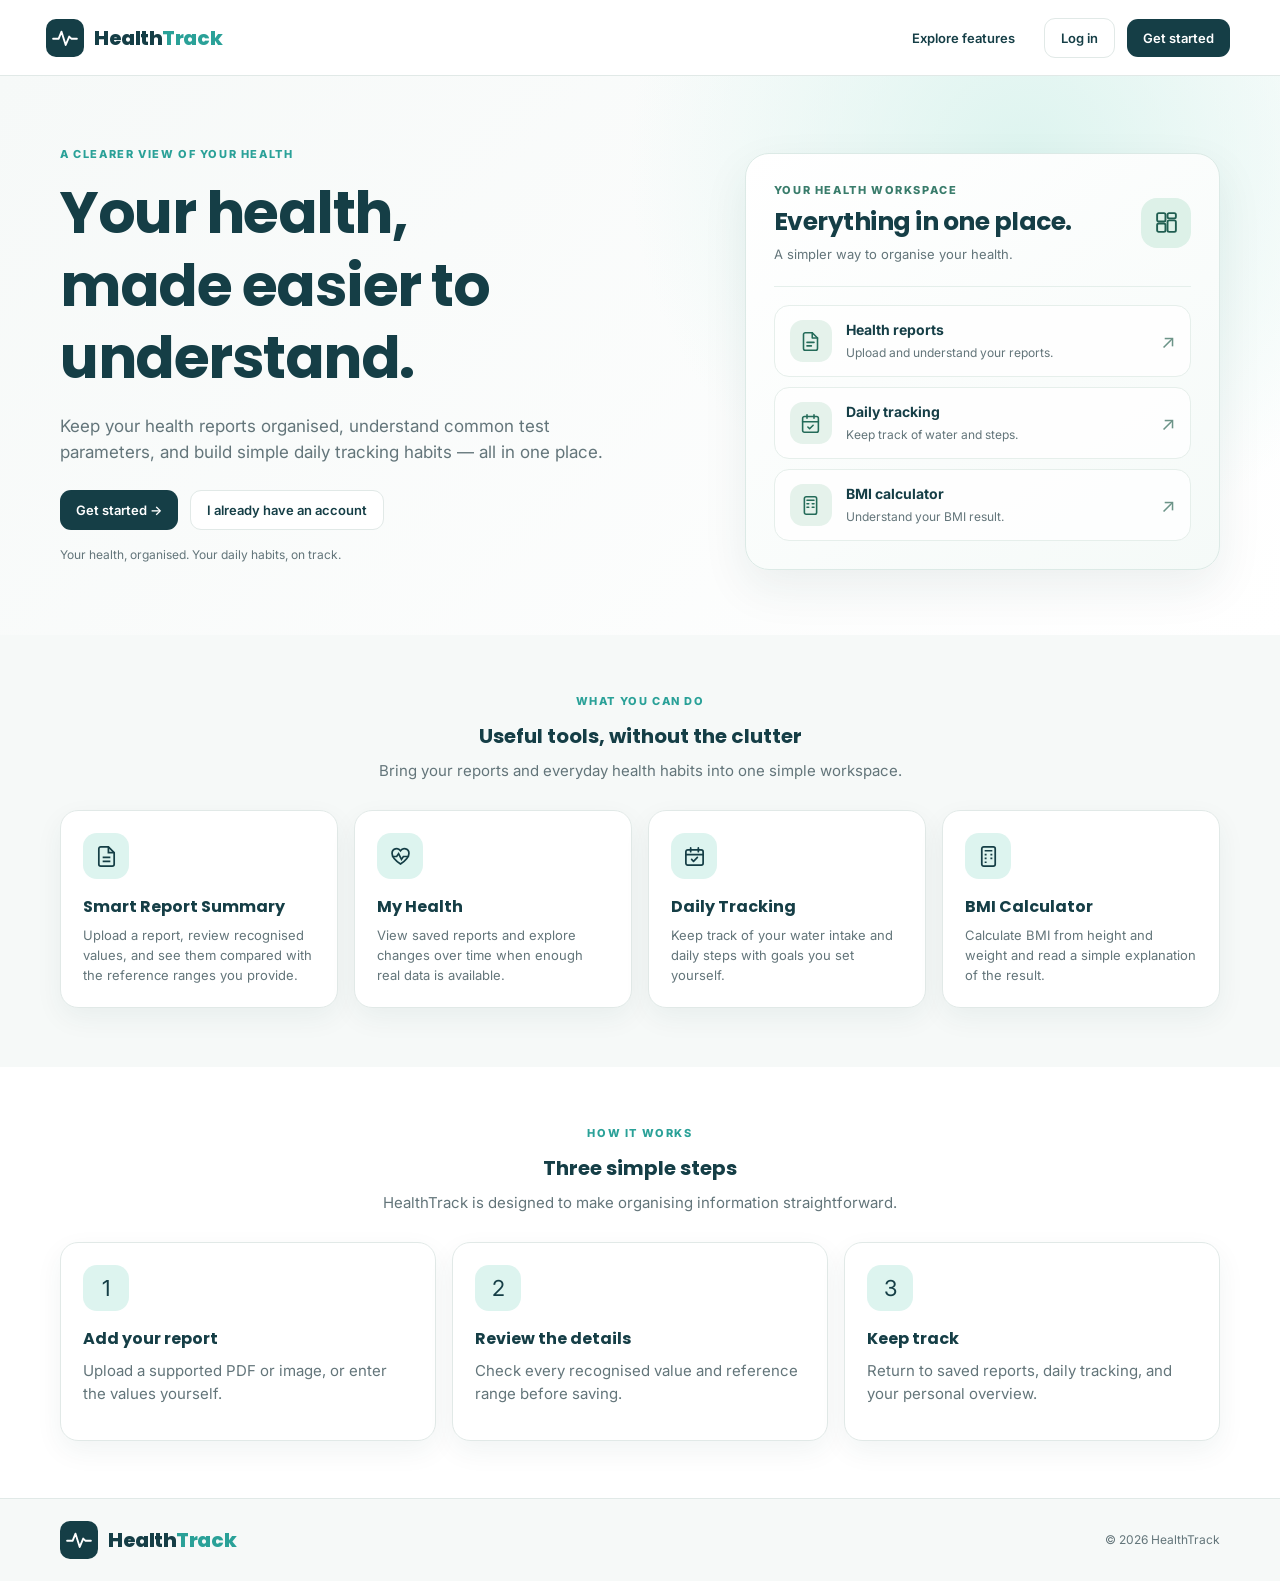
<file: index.html>
<!DOCTYPE html>
<html lang="en">
 <head>
  <meta charset="utf-8"/>
  <meta content="width=device-width, initial-scale=1" name="viewport"/>
  <title>
   HealthTrack &mdash; Your health, simplified
  </title>
  <link rel="stylesheet" href="index.css"/>
  <link rel="stylesheet" href="common.css"/>
 </head>
 <body data-page="home">
  <header class="topbar">
   <div class="topbar-inner container">
    <a class="brand" href="index.html">
     <span aria-hidden="true" class="brand-mark">
      <svg focusable="false" viewBox="0 0 40 40">
       <path d="M3 21h8l4-10 6 19 5-12 3 3h8" fill="none" stroke="currentColor" stroke-linecap="round" stroke-linejoin="round" stroke-width="2.7">
       </path>
      </svg>
     </span>
     <span class="brand-word">
      Health
      <span>
       Track
      </span>
     </span>
    </a>
    <div class="top-actions">
     <a class="btn ghost" href="#features">
      Explore features
     </a>
     <a class="btn secondary" href="login.html">
      Log in
     </a>
     <a class="btn" href="signup.html">
      Get started
     </a>
    </div>
   </div>
  </header>
  <section class="hero">
   <div class="container hero-grid">
    <div>
     <div class="eyebrow">
      A clearer view of your health
     </div>
     <h1>
      Your health,
      <br/>
      made easier to understand.
     </h1>
     <p>
      Keep your health reports organised, understand common test parameters, and build simple daily tracking habits &mdash; all in one place.
     </p>
     <div class="hero-actions">
      <a class="btn" href="signup.html">
       Get started &rarr;
      </a>
      <a class="btn secondary" href="login.html">
       I already have an account
      </a>
     </div>
     <p style="font-size:12px;margin-top:16px">
      Your health, organised. Your daily habits, on track.
     </p>
    </div>
    <div class="hero-visual overview-preview">
     <div class="overview-heading">
      <div>
       <div class="eyebrow">
        Your health workspace
       </div>
       <h2>
        Everything in one place.
       </h2>
       <p>
        A simpler way to organise your health.
       </p>
      </div>
      <div aria-hidden="true" class="overview-main-icon">
       <svg class="ui-icon" fill="none" stroke="currentColor" stroke-linecap="round" stroke-linejoin="round" stroke-width="1.8" viewBox="0 0 24 24">
        <rect height="8" rx="1.5" width="8" x="3" y="3">
        </rect>
        <rect height="5" rx="1.5" width="8" x="13" y="3">
        </rect>
        <rect height="11" rx="1.5" width="8" x="13" y="10">
        </rect>
        <rect height="8" rx="1.5" width="8" x="3" y="13">
        </rect>
       </svg>
      </div>
     </div>
     <div class="overview-list">
      <div class="overview-item">
       <span aria-hidden="true" class="overview-item-icon">
        <svg class="ui-icon" fill="none" stroke="currentColor" stroke-linecap="round" stroke-linejoin="round" stroke-width="1.8" viewBox="0 0 24 24">
         <path d="M14 2H6a2 2 0 0 0-2 2v16a2 2 0 0 0 2 2h12a2 2 0 0 0 2-2V8z">
         </path>
         <path d="M14 2v6h6M8 13h8M8 17h5">
         </path>
        </svg>
       </span>
       <span class="overview-item-copy">
        <strong>
         Health reports
        </strong>
        <small>
         Upload and understand your reports.
        </small>
       </span>
       <span aria-hidden="true" class="overview-arrow">
        &nearrow;
       </span>
      </div>
      <div class="overview-item">
       <span aria-hidden="true" class="overview-item-icon">
        <svg class="ui-icon" fill="none" stroke="currentColor" stroke-linecap="round" stroke-linejoin="round" stroke-width="1.8" viewBox="0 0 24 24">
         <path d="M8 2v4">
         </path>
         <path d="M16 2v4">
         </path>
         <rect height="18" rx="2" width="18" x="3" y="4">
         </rect>
         <path d="M3 10h18">
         </path>
         <path d="m9 16 2 2 4-4">
         </path>
        </svg>
       </span>
       <span class="overview-item-copy">
        <strong>
         Daily tracking
        </strong>
        <small>
         Keep track of water and steps.
        </small>
       </span>
       <span aria-hidden="true" class="overview-arrow">
        &nearrow;
       </span>
      </div>
      <div class="overview-item">
       <span aria-hidden="true" class="overview-item-icon">
        <svg class="ui-icon" fill="none" stroke="currentColor" stroke-linecap="round" stroke-linejoin="round" stroke-width="1.8" viewBox="0 0 24 24">
         <rect height="20" rx="2" width="14" x="5" y="2">
         </rect>
         <path d="M8 6h8M8 10h2m4 0h2M8 14h2m4 0h2">
         </path>
        </svg>
       </span>
       <span class="overview-item-copy">
        <strong>
         BMI calculator
        </strong>
        <small>
         Understand your BMI result.
        </small>
       </span>
       <span aria-hidden="true" class="overview-arrow">
        &nearrow;
       </span>
      </div>
     </div>
    </div>
   </div>
  </section>
  <section class="section" id="features">
   <div class="container">
    <div class="section-heading">
     <div class="eyebrow">
      What you can do
     </div>
     <h2>
      Useful tools, without the clutter
     </h2>
     <p>
      Bring your reports and everyday health habits into one simple workspace.
     </p>
    </div>
    <div class="feature-grid">
     <div class="feature-card">
      <div class="feature-icon">
       <svg aria-hidden="true" class="ui-icon" fill="none" stroke="currentColor" stroke-width="1.8" viewBox="0 0 24 24">
        <path d="M14 2H6a2 2 0 0 0-2 2v16a2 2 0 0 0 2 2h12a2 2 0 0 0 2-2V8z">
        </path>
        <path d="M14 2v6h6M8 13h8M8 17h8">
        </path>
       </svg>
      </div>
      <h3>
       Smart Report Summary
      </h3>
      <p>
       Upload a report, review recognised values, and see them compared with the reference ranges you provide.
      </p>
     </div>
     <div class="feature-card">
      <div class="feature-icon">
       <svg aria-hidden="true" class="ui-icon" fill="none" stroke="currentColor" stroke-width="1.8" viewBox="0 0 24 24">
        <path d="M20.8 8.8c0 5-8.8 11-8.8 11s-8.8-6-8.8-11A4.8 4.8 0 0 1 12 6a4.8 4.8 0 0 1 8.8 2.8Z">
        </path>
        <path d="M3 12h5l2-3 3 6 2-3h6">
        </path>
       </svg>
      </div>
      <h3>
       My Health
      </h3>
      <p>
       View saved reports and explore changes over time when enough real data is available.
      </p>
     </div>
     <div class="feature-card">
      <div class="feature-icon">
       <svg aria-hidden="true" class="ui-icon" fill="none" stroke="currentColor" stroke-linecap="round" stroke-linejoin="round" stroke-width="1.8" viewBox="0 0 24 24">
        <rect height="16" rx="2" width="18" x="3" y="5">
        </rect>
        <path d="M16 3v4M8 3v4M3 10h18">
        </path>
        <path d="m9 15 2 2 4-4">
        </path>
       </svg>
      </div>
      <h3>
       Daily Tracking
      </h3>
      <p>
       Keep track of your water intake and daily steps with goals you set yourself.
      </p>
     </div>
     <div class="feature-card">
      <div class="feature-icon">
       <svg aria-hidden="true" class="ui-icon" fill="none" stroke="currentColor" stroke-width="1.8" viewBox="0 0 24 24">
        <rect height="20" rx="2" width="14" x="5" y="2">
        </rect>
        <path d="M8 6h8M8 10h2m4 0h2M8 14h2m4 0h2M8 18h2">
        </path>
       </svg>
      </div>
      <h3>
       BMI Calculator
      </h3>
      <p>
       Calculate BMI from height and weight and read a simple explanation of the result.
      </p>
     </div>
    </div>
   </div>
  </section>
  <section class="section how-it-works" style="background:#fff">
   <div class="container">
    <div class="section-heading">
     <div class="eyebrow">
      How it works
     </div>
     <h2>
      Three simple steps
     </h2>
     <p>
      HealthTrack is designed to make organising information straightforward.
     </p>
    </div>
    <div class="grid cols-3 process-grid">
     <div class="card process-card">
      <div class="feature-icon">
       1
      </div>
      <h3>
       Add your report
      </h3>
      <p class="muted">
       Upload a supported PDF or image, or enter the values yourself.
      </p>
     </div>
     <div class="card process-card">
      <div class="feature-icon">
       2
      </div>
      <h3>
       Review the details
      </h3>
      <p class="muted">
       Check every recognised value and reference range before saving.
      </p>
     </div>
     <div class="card process-card">
      <div class="feature-icon">
       3
      </div>
      <h3>
       Keep track
      </h3>
      <p class="muted">
       Return to saved reports, daily tracking, and your personal overview.
      </p>
     </div>
    </div>
   </div>
  </section>
  <footer class="footer">
   <div class="container footer-inner">
    <a class="brand" href="index.html">
     <span aria-hidden="true" class="brand-mark">
      <svg focusable="false" viewBox="0 0 40 40">
       <path d="M3 21h8l4-10 6 19 5-12 3 3h8" fill="none" stroke="currentColor" stroke-linecap="round" stroke-linejoin="round" stroke-width="2.7">
       </path>
      </svg>
     </span>
     <span class="brand-word">
      Health
      <span>
       Track
      </span>
     </span>
    </a>
    <span>
     &copy; 2026 HealthTrack
    </span>
   </div>
  </footer>
 </body>
</html>
</file>
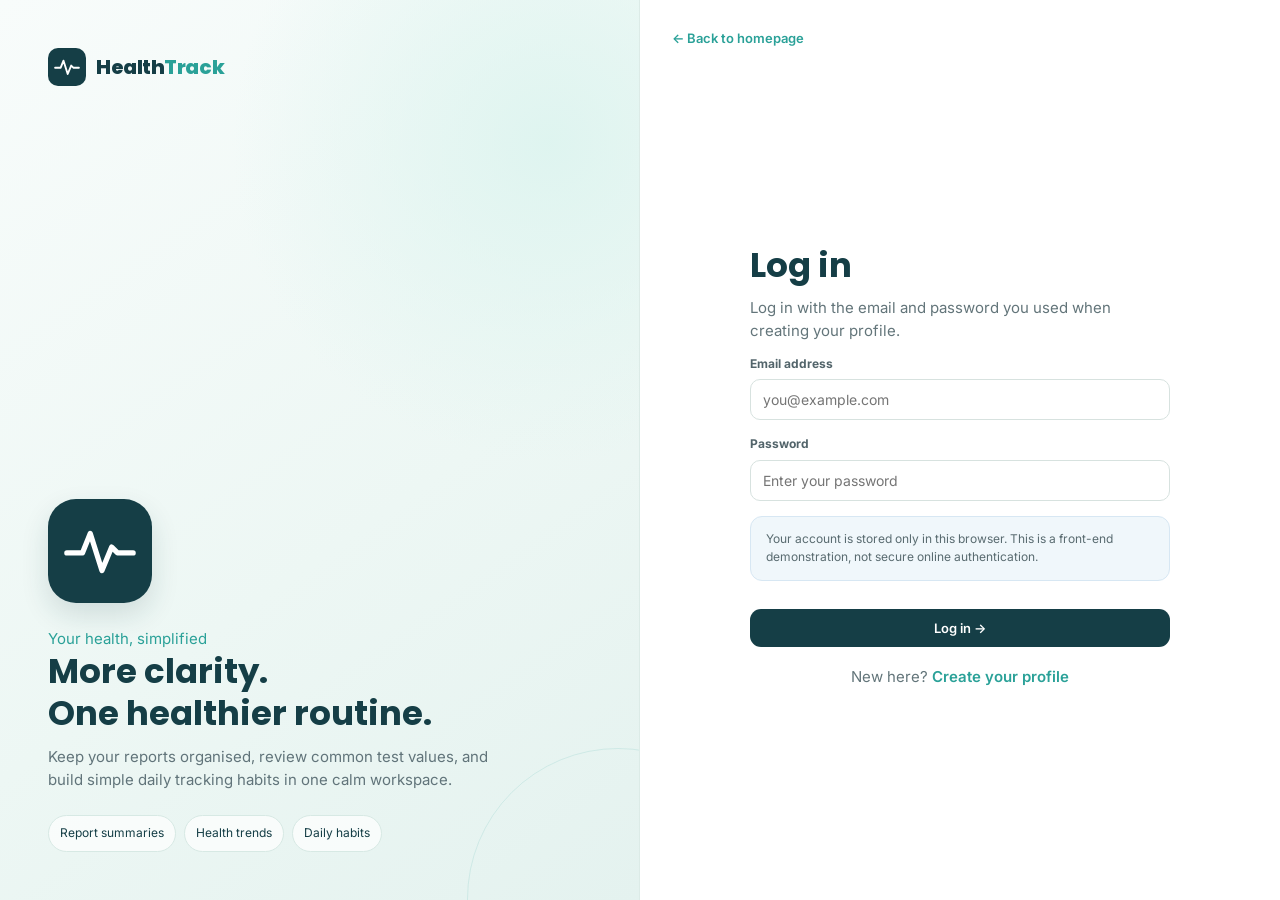
<file: bmi.html>
<!DOCTYPE html>
<html lang="en">
 <head>
  <meta charset="utf-8"/>
  <meta content="width=device-width, initial-scale=1" name="viewport"/>
  <title>
   BMI Calculator | HealthTrack
  </title>
  <link rel="stylesheet" href="bmi.css"/>
  <link rel="stylesheet" href="common.css"/>
 </head>
 <body data-page="bmi">
  <header class="topbar" id="topbar">
  </header>
  <div class="app-layout">
   <aside class="sidebar" id="sidebar">
   </aside>
   <main class="main">
    <div class="page-heading">
     <div>
      <h1>
       BMI Calculator
      </h1>
      <p>
       Calculate Body Mass Index using height and weight.
      </p>
     </div>
    </div>
    <div class="grid cols-2">
     <section class="card">
      <h2>
       Enter your measurements
      </h2>
      <p class="muted" style="font-size:13px">
       Use centimetres and kilograms.
      </p>
      <form id="bmi-form">
       <div class="field" style="margin-top:18px">
        <label for="bmi-height">
         Height (cm)
        </label>
        <input id="bmi-height" max="260" min="50" placeholder="e.g. 165" required="" step="0.1" type="number"/>
       </div>
       <div class="field" style="margin-top:16px">
        <label for="bmi-weight">
         Weight (kg)
        </label>
        <input id="bmi-weight" max="500" min="10" placeholder="e.g. 60" required="" step="0.1" type="number"/>
       </div>
       <div class="notice hidden" id="bmi-message" role="status" style="margin-top:14px">
       </div>
       <div class="form-actions">
        <button type="submit">
         Calculate BMI &rarr;
        </button>
       </div>
      </form>
     </section>
     <section class="card">
      <h2>
       Your result
      </h2>
      <p class="muted" style="font-size:13px">
       Your latest calculation is saved in this browser.
      </p>
      <div id="bmi-result" style="margin-top:18px">
       <div class="empty">
        Enter your height and weight, then select Calculate BMI.
       </div>
      </div>
     </section>
    </div>
    <section class="card" style="margin-top:18px">
     <h2>
      Understanding adult BMI
     </h2>
     <p class="muted" style="font-size:13px">
      For adults, standard BMI categories are commonly described as below 18.5, 18.5&ndash;24.9, 25.0&ndash;29.9, and 30 or above. These are screening categories, not diagnoses.
     </p>
     <div class="notice warn">
      BMI does not directly measure body fat or overall health. These adult categories are not suitable for children and teenagers, and interpretation can differ during pregnancy, for athletes, and in some other circumstances. Consider professional advice for individual interpretation.
     </div>
    </section>
   </main>
  </div>
  <script src="common.js"></script>
  <script src="bmi.js"></script>
 </body>
</html>
</file>
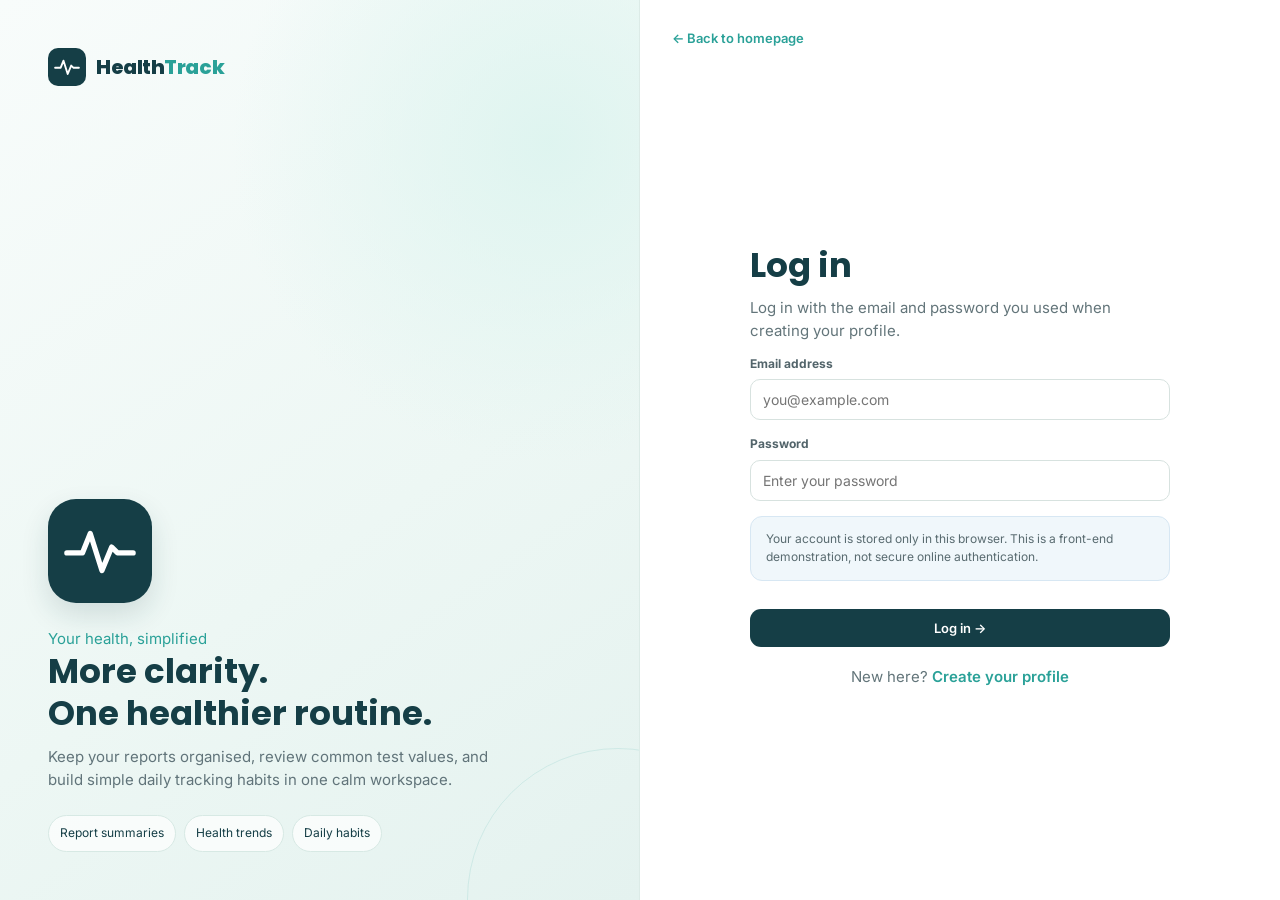
<file: daily-tracking.html>
<!DOCTYPE html>
<html lang="en">
 <head>
  <meta charset="utf-8"/>
  <meta content="width=device-width, initial-scale=1" name="viewport"/>
  <title>
   Daily Tracking | HealthTrack
  </title>
  <link rel="stylesheet" href="daily-tracking.css"/>
  <link rel="stylesheet" href="common.css"/>
 </head>
 <body data-page="daily-tracking">
  <header class="topbar" id="topbar">
  </header>
  <div class="app-layout">
   <aside class="sidebar" id="sidebar">
   </aside>
   <main class="main">
    <div class="page-heading">
     <div>
      <h1>
       Daily Tracking
      </h1>
      <p>
       Track hydration and steps together. Set your own goals below.
      </p>
     </div>
    </div>
    <div class="grid cols-2">
     <section class="card">
      <div class="row">
       <div>
        <div class="stat-label">
         HYDRATION
        </div>
        <h2 style="margin-top:5px">
         Water intake
        </h2>
       </div>
       <div class="stat-icon">
        ♧
       </div>
      </div>
      <div class="stat-number">
       <span id="water-today">
        0
       </span>
       <small>
        ml
       </small>
      </div>
      <div class="progress">
       <span id="water-bar">
       </span>
      </div>
      <p class="sub" id="water-goal-label">
       Set your daily goal to get started.
      </p>
      <form class="row" id="water-form" style="margin-top:16px">
       <div class="field" style="flex:1">
        <label for="water-amount">
         Add water (ml)
        </label>
        <input id="water-amount" min="1" placeholder="e.g. 250" required="" step="1" type="number"/>
       </div>
       <button style="align-self:end" type="submit">
        ＋ Add
       </button>
      </form>
      <div aria-label="Quick add water" class="quick-add-row">
       <button class="btn secondary small" data-amount="150" data-quick-add="water" type="button">
        +150 ml
       </button>
       <button class="btn secondary small" data-amount="250" data-quick-add="water" type="button">
        +250 ml
       </button>
       <button class="btn secondary small" data-amount="500" data-quick-add="water" type="button">
        +500 ml
       </button>
      </div>
      <h3 style="margin-top:22px">
       Today's water log
      </h3>
      <div class="stack" id="water-history" style="margin-top:10px">
       <div class="empty">
        No water logged today.
       </div>
      </div>
     </section>
     <section class="card">
      <div class="row">
       <div>
        <div class="stat-label">
         MOVEMENT
        </div>
        <h2 style="margin-top:5px">
         Step count
        </h2>
       </div>
       <div class="stat-icon">
        <svg aria-hidden="true" class="ui-icon footprint-icon" fill="none" stroke="currentColor" stroke-linecap="round" stroke-linejoin="round" stroke-width="1.8" viewBox="0 0 24 24">
         <path d="M7.1 2.8c-1.7.2-2.7 2.1-2.4 4.5.3 2.1 1.5 3.5 3 3.3 1.7-.2 2.6-2.2 2.3-4.4-.3-2.2-1.4-3.6-2.9-3.4Z">
         </path>
         <path d="M4.7 12.2c-1.6 1-2.7 3.1-2.4 5 .3 1.8 1.7 2.8 3.3 2.5 1.7-.3 2.8-2 2.5-3.8-.3-1.8-1.8-3.2-3.4-3.7Z">
         </path>
         <path d="M16.9 2.8c1.7.2 2.7 2.1 2.4 4.5-.3 2.1-1.5 3.5-3 3.3-1.7-.2-2.6-2.2-2.3-4.4.3-2.2 1.4-3.6 2.9-3.4Z">
         </path>
         <path d="M19.3 12.2c1.6 1 2.7 3.1 2.4 5-.3 1.8-1.7 2.8-3.3 2.5-1.7-.3-2.8-2-2.5-3.8.3-1.8 1.8-3.2 3.4-3.7Z">
         </path>
        </svg>
       </div>
      </div>
      <div class="stat-number">
       <span id="steps-today">
        0
       </span>
       <small>
        steps
       </small>
      </div>
      <div class="progress">
       <span id="steps-bar">
       </span>
      </div>
      <p class="sub" id="steps-goal-label">
       Set your daily goal to get started.
      </p>
      <form class="row" id="steps-form" style="margin-top:16px">
       <div class="field" style="flex:1">
        <label for="steps-amount">
         Add steps to today&rsquo;s total
        </label>
        <input id="steps-amount" min="1" placeholder="e.g. 1200" required="" step="1" type="number"/>
       </div>
       <button style="align-self:end" type="submit">
        ＋ Add steps
       </button>
      </form>
      <div aria-label="Quick add steps" class="quick-add-row">
       <button class="btn secondary small" data-amount="500" data-quick-add="steps" type="button">
        +500
       </button>
       <button class="btn secondary small" data-amount="1000" data-quick-add="steps" type="button">
        +1,000
       </button>
       <button class="btn secondary small" data-amount="2000" data-quick-add="steps" type="button">
        +2,000
       </button>
      </div>
      <h3 style="margin-top:22px">
       Today's step log
      </h3>
      <div class="stack" id="steps-history" style="margin-top:10px">
       <div class="empty">
        No steps logged today.
       </div>
      </div>
     </section>
    </div>
    <section class="card" style="margin-top:18px">
     <h2>
      Set your daily goals
     </h2>
     <p class="muted" style="font-size:13px">
      Choose the goals that suit you. HealthTrack will not set a goal automatically.
     </p>
     <form id="goal-form">
      <div class="form-grid">
       <div class="field">
        <label for="water-goal">
         Water goal (ml/day)
        </label>
        <input id="water-goal" inputmode="numeric" min="1" placeholder="e.g. 2000" required="" step="1" type="number"/>
       </div>
       <div class="field">
        <label for="steps-goal">
         Steps goal (steps/day)
        </label>
        <input id="steps-goal" inputmode="numeric" min="1" placeholder="e.g. 6000" required="" step="1" type="number"/>
       </div>
      </div>
      <div class="form-actions">
       <button type="submit">
        Save goals
       </button>
      </div>
     </form>
     <div aria-live="polite" class="notice hidden" id="tracking-message" role="status" style="margin-top:12px">
     </div>
    </section>
    <div class="notice info" style="margin-top:16px">
     Steps are entered manually in this version; the site does not automatically count steps or connect to a wearable device. Entries are stored in this browser.
    </div>
   </main>
  </div>
  <script src="common.js"></script>
  <script src="daily-tracking.js"></script>
 </body>
</html>
</file>
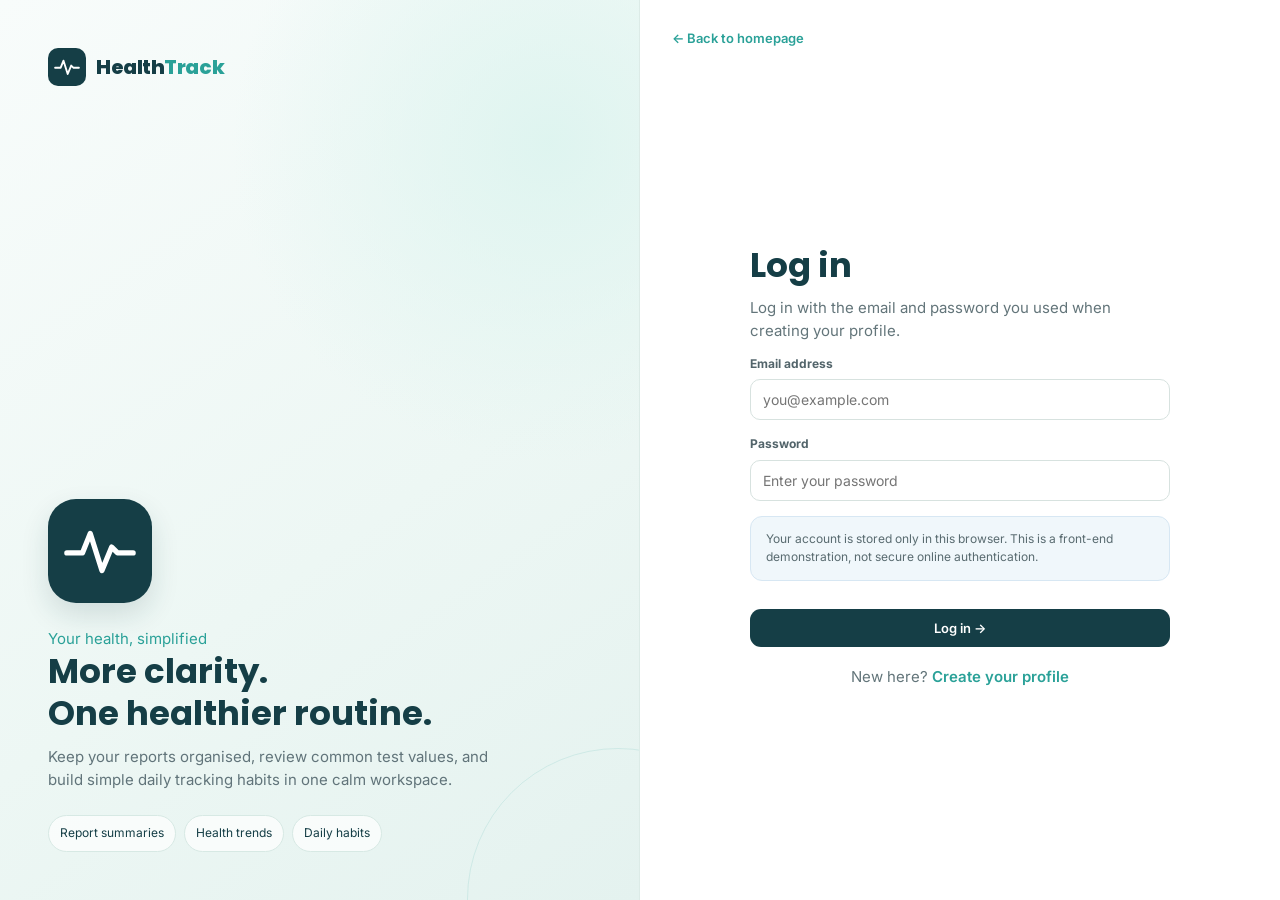
<file: dashboard.html>
<!DOCTYPE html>
<html lang="en">
 <head>
  <meta charset="utf-8"/>
  <meta content="width=device-width, initial-scale=1" name="viewport"/>
  <title>
   Dashboard | HealthTrack
  </title>
  <link rel="stylesheet" href="dashboard.css"/>
  <link rel="stylesheet" href="common.css"/>
 </head>
 <body data-page="dashboard">
  <header class="topbar" id="topbar">
  </header>
  <div class="app-layout">
   <aside class="sidebar" id="sidebar">
   </aside>
   <main class="main">
    <div class="page-heading">
     <div>
      <h1 id="greeting">
       Your health overview
      </h1>
      <p>
       Quick view of your reports and today's activity.
      </p>
     </div>
    </div>
    <div class="grid cols-4">
     <section class="card stat-card">
      <div class="stat-top">
       <span class="stat-label">
        Reports saved
       </span>
       <span class="stat-icon">
        <svg aria-hidden="true" class="ui-icon" fill="none" stroke="currentColor" stroke-width="1.8" viewBox="0 0 24 24">
         <path d="M14 2H6a2 2 0 0 0-2 2v16a2 2 0 0 0 2 2h12a2 2 0 0 0 2-2V8z">
         </path>
         <path d="M14 2v6h6M8 13h8M8 17h8">
         </path>
        </svg>
       </span>
      </div>
      <div class="stat-number" id="report-count">
       0
      </div>
      <p class="sub">
       Saved in this browser
      </p>
     </section>
     <section class="card stat-card">
      <div class="stat-top">
       <span class="stat-label">
        Water today
       </span>
       <span class="stat-icon">
        <svg aria-hidden="true" class="ui-icon" fill="none" stroke="currentColor" stroke-width="1.8" viewBox="0 0 24 24">
         <path d="M12 2.5S5 10 5 14.5a7 7 0 0 0 14 0C19 10 12 2.5 12 2.5Z">
         </path>
        </svg>
       </span>
      </div>
      <div class="stat-number">
       <span id="water-total">
        0
       </span>
       <small>
        ml
       </small>
      </div>
      <div class="progress">
       <span id="water-progress">
       </span>
      </div>
      <p class="sub" id="water-goal-text">
       Set your daily goal
      </p>
     </section>
     <section class="card stat-card">
      <div class="stat-top">
       <span class="stat-label">
        Steps today
       </span>
       <span class="stat-icon">
        <svg aria-hidden="true" class="ui-icon footprint-icon" fill="none" stroke="currentColor" stroke-linecap="round" stroke-linejoin="round" stroke-width="1.8" viewBox="0 0 24 24">
         <path d="M7.1 2.8c-1.7.2-2.7 2.1-2.4 4.5.3 2.1 1.5 3.5 3 3.3 1.7-.2 2.6-2.2 2.3-4.4-.3-2.2-1.4-3.6-2.9-3.4Z">
         </path>
         <path d="M4.7 12.2c-1.6 1-2.7 3.1-2.4 5 .3 1.8 1.7 2.8 3.3 2.5 1.7-.3 2.8-2 2.5-3.8-.3-1.8-1.8-3.2-3.4-3.7Z">
         </path>
         <path d="M16.9 2.8c1.7.2 2.7 2.1 2.4 4.5-.3 2.1-1.5 3.5-3 3.3-1.7-.2-2.6-2.2-2.3-4.4.3-2.2 1.4-3.6 2.9-3.4Z">
         </path>
         <path d="M19.3 12.2c1.6 1 2.7 3.1 2.4 5-.3 1.8-1.7 2.8-3.3 2.5-1.7-.3-2.8-2-2.5-3.8.3-1.8 1.8-3.2 3.4-3.7Z">
         </path>
        </svg>
       </span>
      </div>
      <div class="stat-number" id="step-total">
       0
      </div>
      <div class="progress">
       <span id="step-progress">
       </span>
      </div>
      <p class="sub" id="steps-goal-text">
       Set your daily goal
      </p>
     </section>
     <section class="card stat-card">
      <div class="stat-top">
       <span class="stat-label">
        Latest BMI
       </span>
       <span class="stat-icon">
        <svg aria-hidden="true" class="ui-icon" fill="none" stroke="currentColor" stroke-linecap="round" stroke-linejoin="round" stroke-width="1.8" viewBox="0 0 24 24">
         <rect height="20" rx="2" width="14" x="5" y="2">
         </rect>
         <path d="M8 6h8M8 10h2m4 0h2M8 14h2m4 0h2M8 18h2">
         </path>
        </svg>
       </span>
      </div>
      <div class="stat-number" id="dashboard-bmi">
       &mdash;
      </div>
      <p class="sub">
       <a class="btn bmi-cta" href="bmi.html">
        <svg aria-hidden="true" viewBox="0 0 24 24">
         <rect height="18" rx="2" width="14" x="5" y="3">
         </rect>
         <path d="M8 7h8M8 11h2m4 0h2M8 15h2m4 0h2">
         </path>
        </svg>
        Calculate BMI
       </a>
      </p>
     </section>
    </div>
    <div style="height:18px">
    </div>
    <div class="grid cols-2">
     <section class="card">
      <div class="row">
       <h2>
        Quick Actions
       </h2>
      </div>
      <div class="stack" style="margin-top:14px">
       <a class="quick-link" href="add-report.html">
        <div>
         <strong>
          Add a medical report
         </strong>
         <small>
          Upload and review report values
         </small>
        </div>
        <span>
         &rarr;
        </span>
       </a>
       <a class="quick-link" href="records.html">
        <div>
         <strong>
          Open My Health
         </strong>
         <small>
          Saved reports and real-data trends
         </small>
        </div>
        <span>
         &rarr;
        </span>
       </a>
       <a class="quick-link" href="water.html">
        <div>
         <strong>
          Water Tracker
         </strong>
         <small>
          Log water and review your daily goal
         </small>
        </div>
        <span>
         &rarr;
        </span>
       </a>
       <a class="quick-link" href="steps.html">
        <div>
         <strong>
          Step Tracker
         </strong>
         <small>
          Update your daily step total
         </small>
        </div>
        <span>
         &rarr;
        </span>
       </a>
       <a class="quick-link" href="bmi.html">
        <div>
         <strong>
          BMI Calculator
         </strong>
         <small>
          Calculate a BMI result
         </small>
        </div>
        <span>
         &rarr;
        </span>
       </a>
      </div>
     </section>
     <section class="card">
      <div class="row">
       <h2>
        Recent reports
       </h2>
       <a class="view-all-link" href="records.html">
        View All
        <span aria-hidden="true">
         &rarr;
        </span>
       </a>
      </div>
      <div id="recent-reports" style="margin-top:14px">
       <div class="empty">
        No reports saved yet. Add your first report to get started.
       </div>
      </div>
     </section>
    </div>
    <div style="height:18px">
    </div>
    <div class="notice info">
     HealthTrack provides informational comparisons, not diagnoses. Reference ranges can vary by laboratory and individual circumstances; consult a healthcare professional for medical decisions.
    </div>
   </main>
  </div>
  <script src="common.js"></script>
  <script src="dashboard.js"></script>
 </body>
</html>
</file>
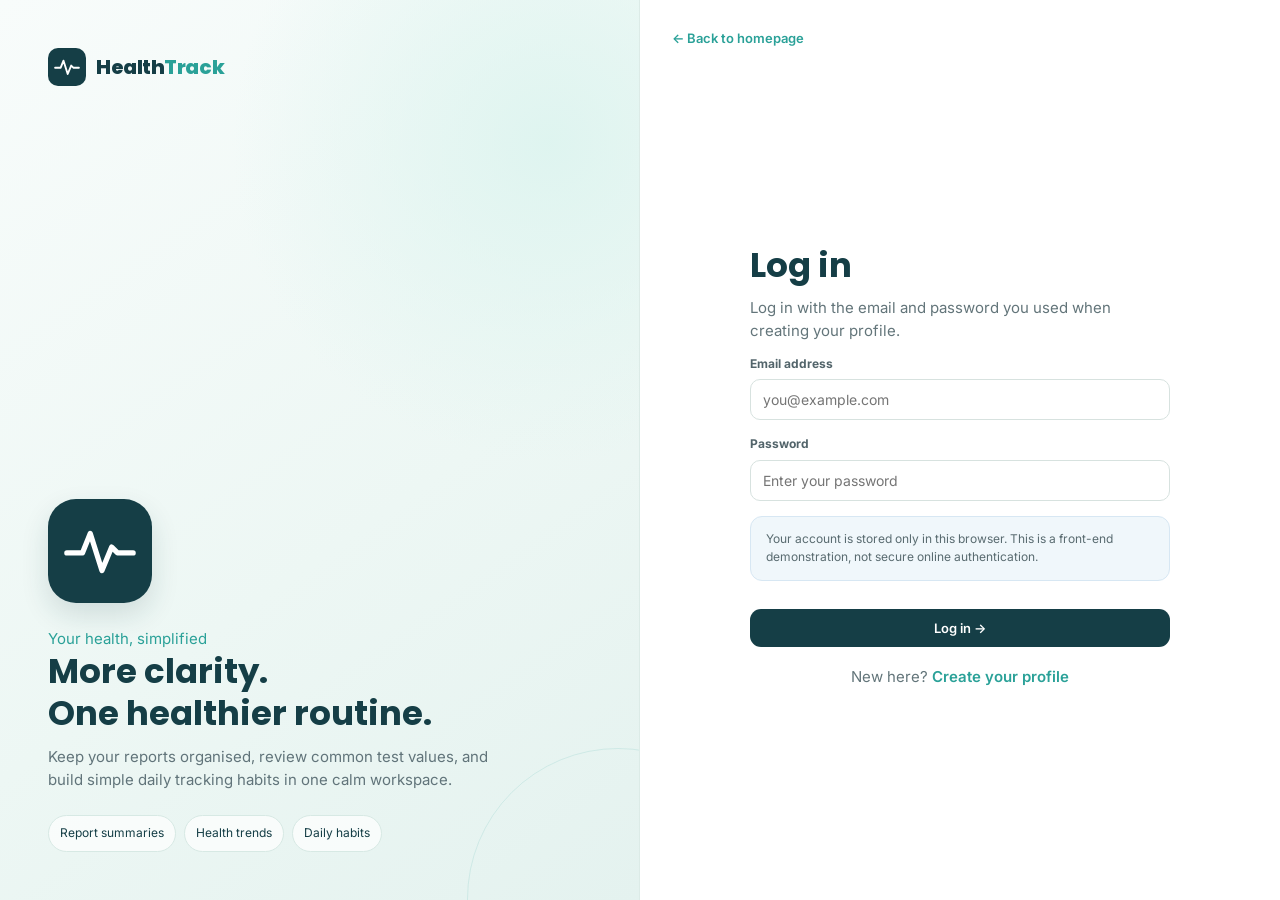
<file: login.html>
<!DOCTYPE html>
<html lang="en">
 <head>
  <meta charset="utf-8"/>
  <meta content="width=device-width, initial-scale=1" name="viewport"/>
  <title>
   Log in | HealthTrack
  </title>
  <link rel="stylesheet" href="login.css"/>
  <link rel="stylesheet" href="common.css"/>
 </head>
 <body data-page="login">
  <div class="auth-wrap">
   <aside class="auth-side">
    <a class="brand" href="index.html" style="color:white">
     <span aria-hidden="true" class="brand-mark">
      <svg focusable="false" viewBox="0 0 40 40">
       <path d="M3 21h8l4-10 6 19 5-12 3 3h8" fill="none" stroke="currentColor" stroke-linecap="round" stroke-linejoin="round" stroke-width="2.7">
       </path>
      </svg>
     </span>
     <span class="brand-word">
      Health
      <span>
       Track
      </span>
     </span>
    </a>
    <div class="auth-brand-visual">
     <div aria-hidden="true" class="auth-heartbeat-mark">
      <span class="brand-mark brand-mark-large">
       <svg viewBox="0 0 40 40">
        <path d="M3 21h8l4-10 6 19 5-12 3 3h8" fill="none" stroke="currentColor" stroke-linecap="round" stroke-linejoin="round" stroke-width="2.7">
        </path>
       </svg>
      </span>
     </div>
     <div class="eyebrow">
      Your health, simplified
     </div>
     <h1>
      More clarity.
      <br/>
      One healthier routine.
     </h1>
     <p>
      Keep your reports organised, review common test values, and build simple daily tracking habits in one calm workspace.
     </p>
     <div class="auth-visual-pills">
      <span>
       Report summaries
      </span>
      <span>
       Health trends
      </span>
      <span>
       Daily habits
      </span>
     </div>
    </div>
   </aside>
   <main class="auth-main">
    <a class="auth-back-link" href="index.html">
     &larr; Back to homepage
    </a>
    <form class="auth-form" id="login-form">
     <h1 style="margin-top:0">
      Log in
     </h1>
     <p class="muted">
      Log in with the email and password you used when creating your profile.
     </p>
     <div class="field">
      <label for="login-email">
       Email address
      </label>
      <input id="login-email" placeholder="you@example.com" required="" type="email"/>
     </div>
     <div class="field">
      <label for="login-password">
       Password
      </label>
      <input autocomplete="current-password" id="login-password" placeholder="Enter your password" required="" type="password"/>
     </div>
     <div class="notice info" style="margin-bottom:16px">
      Your account is stored only in this browser. This is a front-end demonstration, not secure online authentication.
     </div>
     <div class="notice hidden" id="auth-message" role="status">
     </div>
     <button style="width:100%;margin-top:12px" type="submit">
      Log in &rarr;
     </button>
     <p class="muted" style="margin-top:18px;text-align:center">
      New here?
      <a href="signup.html">
       Create your profile
      </a>
     </p>
    </form>
   </main>
  </div>
  <script src="common.js"></script>
  <script src="login.js"></script>
 </body>
</html>
</file>
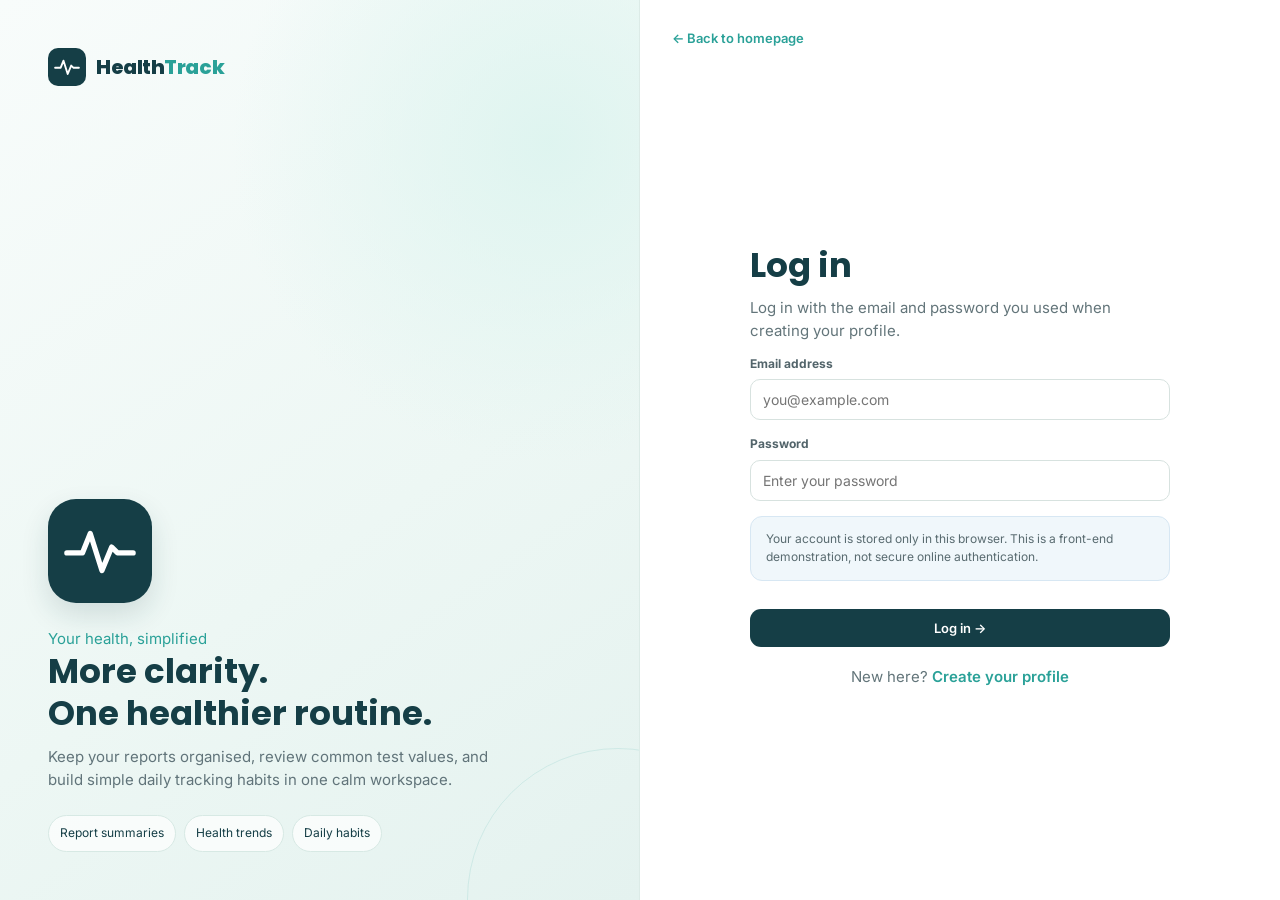
<file: profile.html>
<!DOCTYPE html>
<html lang="en">
 <head>
  <meta charset="utf-8"/>
  <meta content="width=device-width, initial-scale=1" name="viewport"/>
  <title>
   Profile &amp; Settings | HealthTrack
  </title>
  <link rel="stylesheet" href="profile.css"/>
  <link rel="stylesheet" href="common.css"/>
 </head>
 <body data-page="profile">
  <header class="topbar" id="topbar">
  </header>
  <div class="app-layout">
   <aside class="sidebar" id="sidebar">
   </aside>
   <main class="main">
    <div class="page-heading">
     <div>
      <h1>
       Profile &amp; Settings
      </h1>
      <p>
       Update your profile and manage your saved information.
      </p>
     </div>
    </div>
    <div class="grid cols-2">
     <section class="card">
      <h2>
       Your profile
      </h2>
      <div class="row" style="justify-content:flex-start;margin:18px 0">
       <img alt="Profile photo" class="photo-preview hidden" id="photo-preview"/>
       <div class="avatar" id="photo-initials" style="width:86px;height:86px;font-size:24px">
        G
       </div>
       <div>
        <div class="field photo-upload-field">
         <label for="photo-file">
          Profile photo (optional)
         </label>
         <input accept="image/*" id="photo-file" type="file"/>
        </div>
        <button class="btn ghost small" id="remove-photo" style="margin-top:6px" type="button">
         Remove photo
        </button>
        <small class="muted">
         Image must be under 1 MB.
        </small>
       </div>
      </div>
      <form id="profile-form">
       <div class="field">
        <label for="profile-name">
         Full name *
        </label>
        <input id="profile-name" required=""/>
       </div>
       <div class="field" style="margin-top:14px">
        <label for="profile-email">
         Email *
        </label>
        <input id="profile-email" required="" type="email"/>
       </div>
       <div class="field" style="margin-top:14px">
        <label for="profile-phone">
         Phone (optional)
        </label>
        <input id="profile-phone" type="tel"/>
       </div>
       <div class="notice hidden" id="profile-message" role="status" style="margin-top:14px">
       </div>
       <div class="form-actions">
        <button type="submit">
         Save profile
        </button>
       </div>
      </form>
     </section>
     <section class="card">
      <h2>
       Data and privacy
      </h2>
      <p class="muted" style="font-size:13px">
       Your information is stored locally in this browser. It is not synced to an online account or shared database.
      </p>
      <div class="notice warn">
       Avoid entering sensitive medical information. Passwords are not stored by HealthTrack. Profile photos remain in this browser until you remove them or reset your saved data.
      </div>
      <h3 style="margin-top:22px">
       Reset saved data
      </h3>
      <p class="muted" style="font-size:13px">
       This clears your reports, profile details, tracker entries, goals, notifications, and saved BMI from this browser.
      </p>
      <button class="btn danger" id="reset-demo" type="button">
       Reset all saved data
      </button>
     </section>
    </div>
   </main>
  </div>
  <script src="common.js"></script>
  <script src="profile.js"></script>
 </body>
</html>
</file>
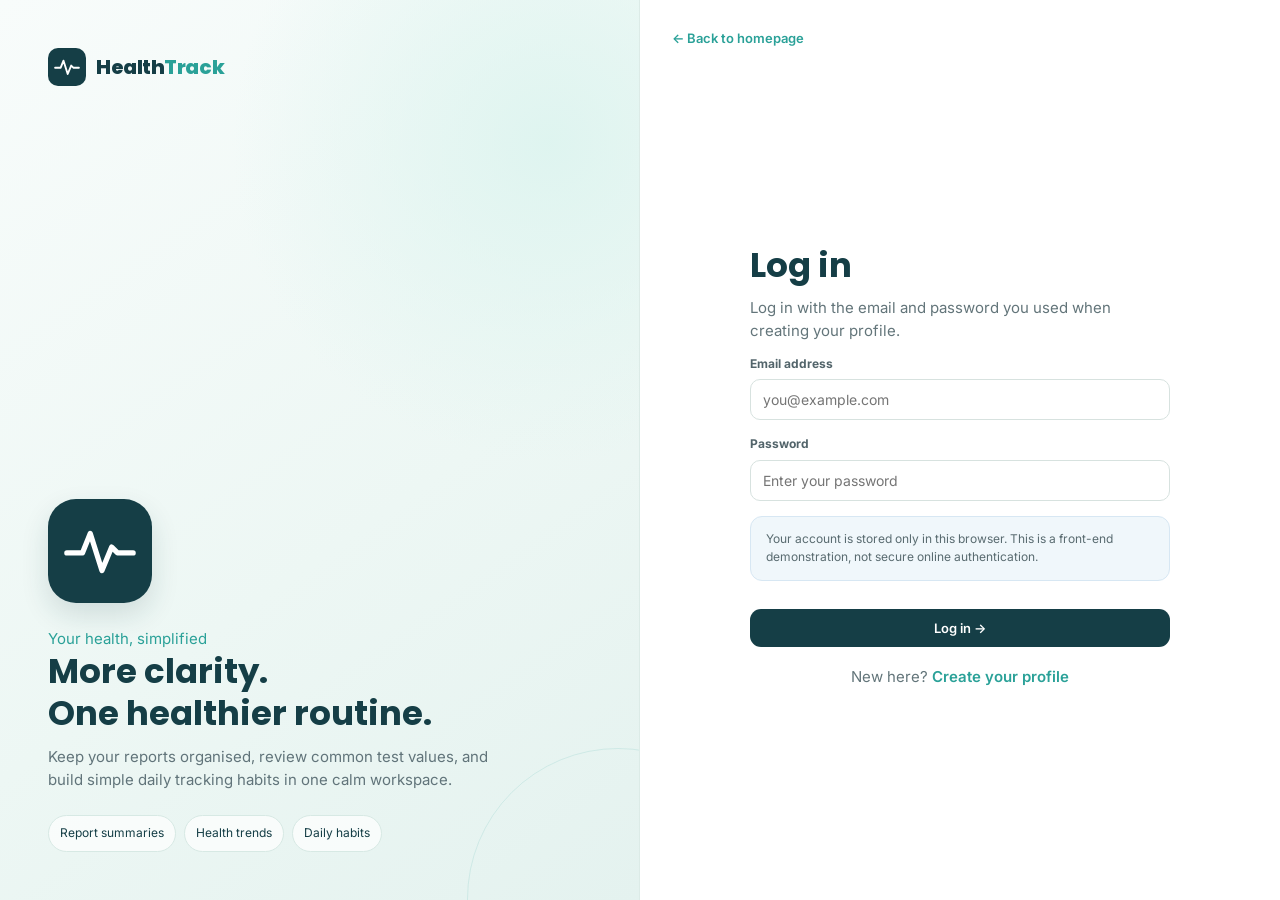
<file: records.html>
<!DOCTYPE html>
<html lang="en">
 <head>
  <meta charset="utf-8"/>
  <meta content="width=device-width, initial-scale=1" name="viewport"/>
  <title>
   My Health | HealthTrack
  </title>
  <link rel="stylesheet" href="records.css"/>
  <link rel="stylesheet" href="common.css"/>
 </head>
 <body data-page="records">
  <header class="topbar" id="topbar">
  </header>
  <div class="app-layout">
   <aside class="sidebar" id="sidebar">
   </aside>
   <main class="main">
    <div class="page-heading">
     <div>
      <h1>
       My Health
      </h1>
      <p>
       Manage saved reports and explore trends based only on your saved values.
      </p>
     </div>
    </div>
    <section class="card">
     <div class="row wrap">
      <h2>
       My Reports
      </h2>
      <span class="muted" style="font-size:12px">
       Search and filter your saved reports
      </span>
     </div>
     <div class="form-grid" style="margin:16px 0">
      <div class="field">
       <label for="report-search">
        Search reports
       </label>
       <input id="report-search" placeholder="Search by report name or lab"/>
      </div>
      <div class="field">
       <label for="report-type-filter">
        Filter by type
       </label>
       <select id="report-type-filter">
        <option value="">
         All report types
        </option>
       </select>
      </div>
     </div>
     <div class="stack" id="report-list">
      <div class="empty">
       Loading reports&hellip;
      </div>
     </div>
    </section>
    <section class="card" id="trend-section" style="margin-top:18px">
     <div class="row wrap">
      <div>
       <h2>
        Health trends
       </h2>
       <p class="muted" style="font-size:13px">
        Choose a parameter to see how its recorded value changes across reports.
       </p>
      </div>
      <div class="field" style="min-width:180px">
       <label for="trend-parameter">
        Parameter
       </label>
       <select id="trend-parameter">
        <option>
         Choose a parameter
        </option>
       </select>
      </div>
     </div>
     <div class="chart-wrap" id="trend-chart" style="margin-top:18px">
      <div class="empty">
       Your trend chart will appear after you save real report values.
      </div>
     </div>
    </section>
   </main>
  </div>
  <script src="common.js"></script>
  <script src="records.js"></script>
 </body>
</html>
</file>
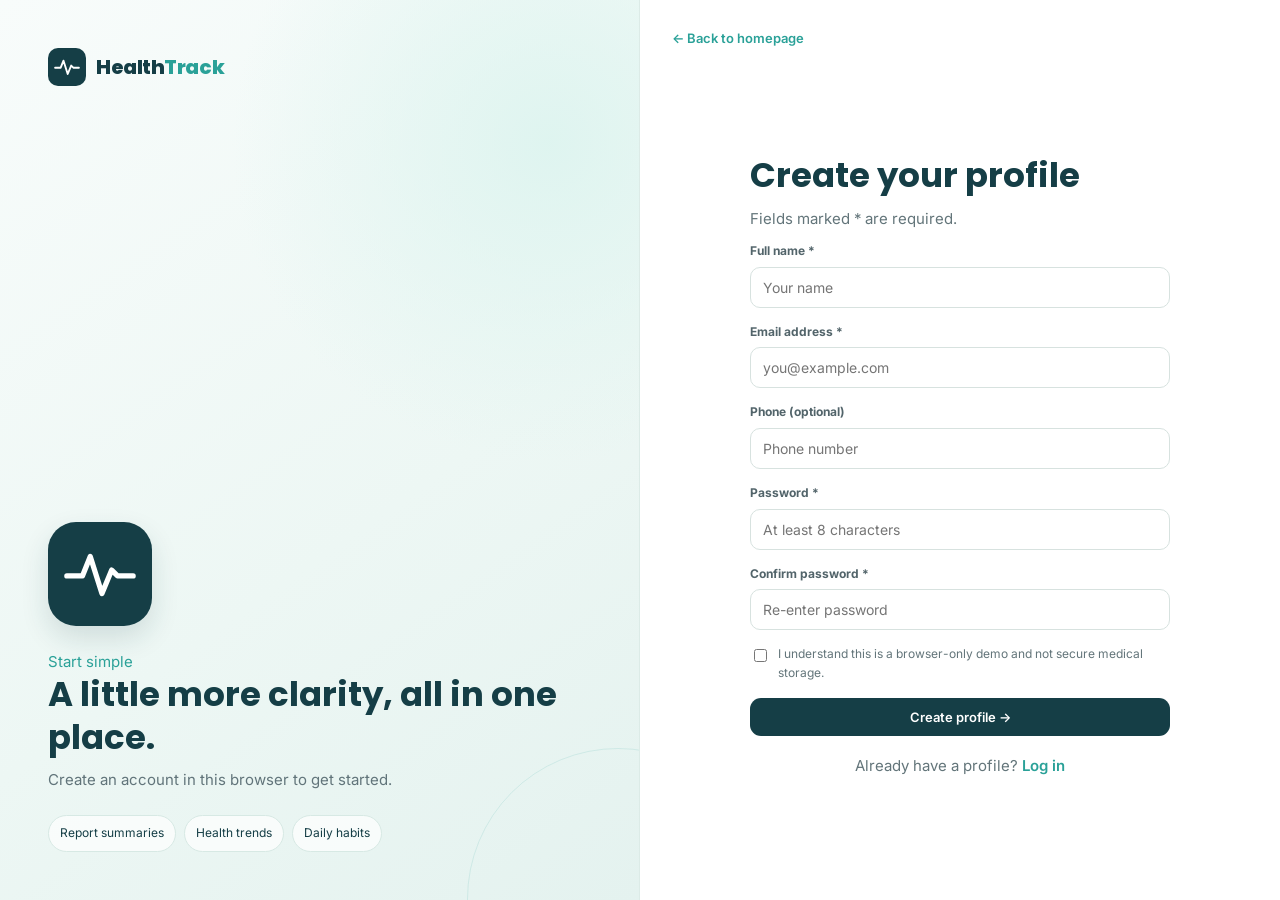
<file: signup.html>
<!DOCTYPE html>
<html lang="en">
 <head>
  <meta charset="utf-8"/>
  <meta content="width=device-width, initial-scale=1" name="viewport"/>
  <title>
   Create profile | HealthTrack
  </title>
  <link rel="stylesheet" href="signup.css"/>
  <link rel="stylesheet" href="common.css"/>
 </head>
 <body data-page="signup">
  <div class="auth-wrap">
   <aside class="auth-side">
    <a class="brand" href="index.html" style="color:white">
     <span aria-hidden="true" class="brand-mark">
      <svg focusable="false" viewBox="0 0 40 40">
       <path d="M3 21h8l4-10 6 19 5-12 3 3h8" fill="none" stroke="currentColor" stroke-linecap="round" stroke-linejoin="round" stroke-width="2.7">
       </path>
      </svg>
     </span>
     <span class="brand-word">
      Health
      <span>
       Track
      </span>
     </span>
    </a>
    <div class="auth-brand-visual">
     <div aria-hidden="true" class="auth-heartbeat-mark">
      <span class="brand-mark brand-mark-large">
       <svg viewBox="0 0 40 40">
        <path d="M3 21h8l4-10 6 19 5-12 3 3h8" fill="none" stroke="currentColor" stroke-linecap="round" stroke-linejoin="round" stroke-width="2.7">
        </path>
       </svg>
      </span>
     </div>
     <div class="eyebrow">
      Start simple
     </div>
     <h1>
      A little more clarity, all in one place.
     </h1>
     <p>
      Create an account in this browser to get started.
     </p>
     <div class="auth-visual-pills">
      <span>
       Report summaries
      </span>
      <span>
       Health trends
      </span>
      <span>
       Daily habits
      </span>
     </div>
    </div>
   </aside>
   <main class="auth-main">
    <a class="auth-back-link" href="index.html">
     &larr; Back to homepage
    </a>
    <form class="auth-form" id="signup-form">
     <h1 style="margin-top:0">
      Create your profile
     </h1>
     <p class="muted">
      Fields marked * are required.
     </p>
     <div class="field">
      <label for="signup-name">
       Full name *
      </label>
      <input id="signup-name" placeholder="Your name" required=""/>
     </div>
     <div class="field">
      <label for="signup-email">
       Email address *
      </label>
      <input id="signup-email" placeholder="you@example.com" required="" type="email"/>
     </div>
     <div class="field">
      <label for="signup-phone">
       Phone (optional)
      </label>
      <input id="signup-phone" placeholder="Phone number" type="tel"/>
     </div>
     <div class="field">
      <label for="signup-password">
       Password *
      </label>
      <input id="signup-password" minlength="8" placeholder="At least 8 characters" required="" type="password"/>
     </div>
     <div class="field">
      <label for="signup-confirm">
       Confirm password *
      </label>
      <input id="signup-confirm" placeholder="Re-enter password" required="" type="password"/>
     </div>
     <label class="check-row">
      <input required="" type="checkbox"/>
      I understand this is a browser-only demo and not secure medical storage.
     </label>
     <div class="notice hidden" id="auth-message" role="status" style="margin-top:14px">
     </div>
     <button style="width:100%;margin-top:16px" type="submit">
      Create profile &rarr;
     </button>
     <p class="muted" style="margin-top:18px;text-align:center">
      Already have a profile?
      <a href="login.html">
       Log in
      </a>
     </p>
    </form>
   </main>
  </div>
  <script src="common.js"></script>
  <script src="signup.js"></script>
 </body>
</html>
</file>
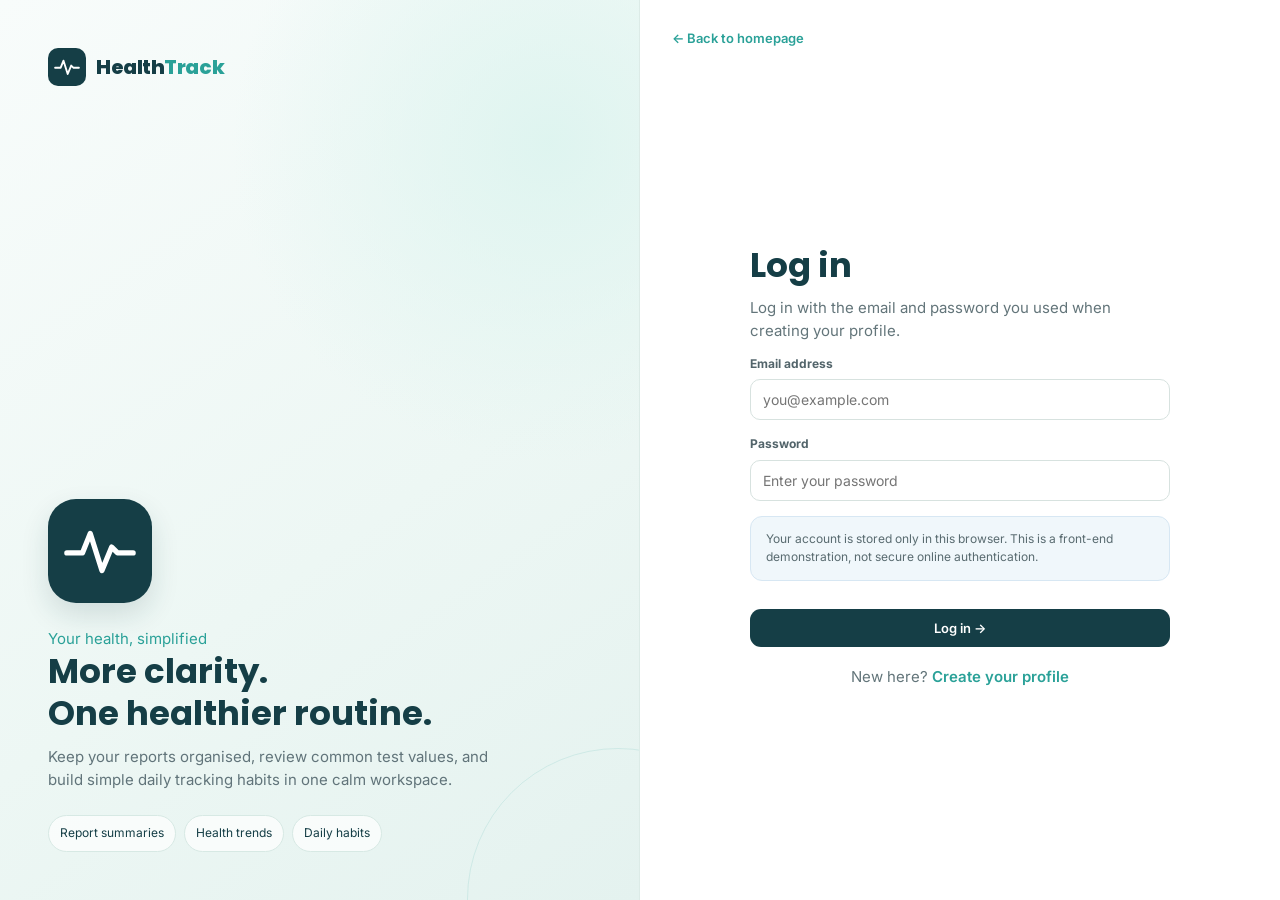
<file: steps.html>
<!DOCTYPE html>
<html lang="en">
 <head>
  <meta charset="utf-8"/>
  <meta content="width=device-width, initial-scale=1" name="viewport"/>
  <title>
   Step Tracker | HealthTrack
  </title>
  <link rel="stylesheet" href="steps.css"/>
  <link rel="stylesheet" href="common.css"/>
 </head>
 <body data-page="steps">
  <header class="topbar" id="topbar">
  </header>
  <div class="app-layout">
   <aside class="sidebar" id="sidebar">
   </aside>
   <main class="main">
    <div class="page-heading">
     <div>
      <h1>
       Step Tracker
      </h1>
      <p>
       Record your daily steps and track progress toward your movement goal.
      </p>
     </div>
    </div>
    <div class="grid cols-2">
     <section class="card tracker-primary">
      <div class="row">
       <div>
        <div class="stat-label">
         TODAY
        </div>
        <h2 style="margin-top:5px">
         Step Tracker
        </h2>
       </div>
       <span class="stat-icon">
        <svg aria-hidden="true" class="ui-icon footprint-icon" fill="none" stroke="currentColor" stroke-linecap="round" stroke-linejoin="round" stroke-width="1.8" viewBox="0 0 24 24">
         <path d="M7.1 2.8c-1.7.2-2.7 2.1-2.4 4.5.3 2.1 1.5 3.5 3 3.3 1.7-.2 2.6-2.2 2.3-4.4-.3-2.2-1.4-3.6-2.9-3.4Z">
         </path>
         <path d="M4.7 12.2c-1.6 1-2.7 3.1-2.4 5 .3 1.8 1.7 2.8 3.3 2.5 1.7-.3 2.8-2 2.5-3.8-.3-1.8-1.8-3.2-3.4-3.7Z">
         </path>
         <path d="M16.9 2.8c1.7.2 2.7 2.1 2.4 4.5-.3 2.1-1.5 3.5-3 3.3-1.7-.2-2.6-2.2-2.3-4.4.3-2.2 1.4-3.6 2.9-3.4Z">
         </path>
         <path d="M19.3 12.2c1.6 1 2.7 3.1 2.4 5-.3 1.8-1.7 2.8-3.3 2.5-1.7-.3-2.8-2-2.5-3.8.3-1.8 1.8-3.2 3.4-3.7Z">
         </path>
        </svg>
       </span>
      </div>
      <div class="stat-number">
       <span id="steps-today">
        0
       </span>
       <small>
        steps
       </small>
      </div>
      <div aria-label="Daily steps goal progress" aria-valuemax="100" aria-valuemin="0" aria-valuenow="0" class="progress" role="progressbar">
       <span id="steps-bar">
       </span>
      </div>
      <p class="tracker-progress-text" id="steps-progress-text">
       0% of your daily goal
      </p>
      <p class="sub" id="steps-goal-label">
       Set your daily goal to get started.
      </p>
      <form class="tracker-entry-form" id="steps-form" style="margin-top:16px">
       <div class="field" style="flex:1">
        <label for="steps-amount">
         Add steps to today&rsquo;s total
        </label>
        <input id="steps-amount" min="1" placeholder="e.g. 4200" required="" step="1" type="number"/>
       </div>
       <button type="submit">
        ＋ Add steps
       </button>
      </form>
      <div aria-label="Quick add steps" class="quick-add-row">
       <button class="btn secondary small" data-amount="500" data-quick-add="steps" type="button">
        +500
       </button>
       <button class="btn secondary small" data-amount="1000" data-quick-add="steps" type="button">
        +1,000
       </button>
       <button class="btn secondary small" data-amount="2000" data-quick-add="steps" type="button">
        +2,000
       </button>
      </div>
      <h3 style="margin-top:22px">
       Today's log
      </h3>
      <div class="stack" id="steps-history" style="margin-top:10px">
       <div class="empty">
        Nothing logged today yet.
       </div>
      </div>
     </section>
     <section class="card">
      <h2>
       Daily goal
      </h2>
      <p class="muted">
       Choose a target that suits you. You can change it at any time.
      </p>
      <form class="stack" id="steps-goal-form">
       <div class="field">
        <label for="steps-goal">
         Steps goal (steps/day)
        </label>
        <input id="steps-goal" min="1" placeholder="e.g. 6000" required="" step="1" type="number"/>
       </div>
       <button type="submit">
        Save goal
       </button>
      </form>
      <div aria-live="polite" class="notice hidden" id="steps-message" role="status" style="margin-top:12px">
      </div>
      <div class="tracker-tip">
       Your entries are saved in this browser. They are not synced across devices.
      </div>
     </section>
    </div>
    <section class="card" style="margin-top:18px">
     <h2>
      Recent daily history
     </h2>
     <p class="muted">
      Past totals appear here as you log entries on different dates.
     </p>
     <div class="stack" id="steps-history-days">
      <div class="empty">
       History will appear after you log entries.
      </div>
     </div>
    </section>
   </main>
  </div>
  <script src="common.js"></script>
  <script src="steps.js"></script>
 </body>
</html>
</file>
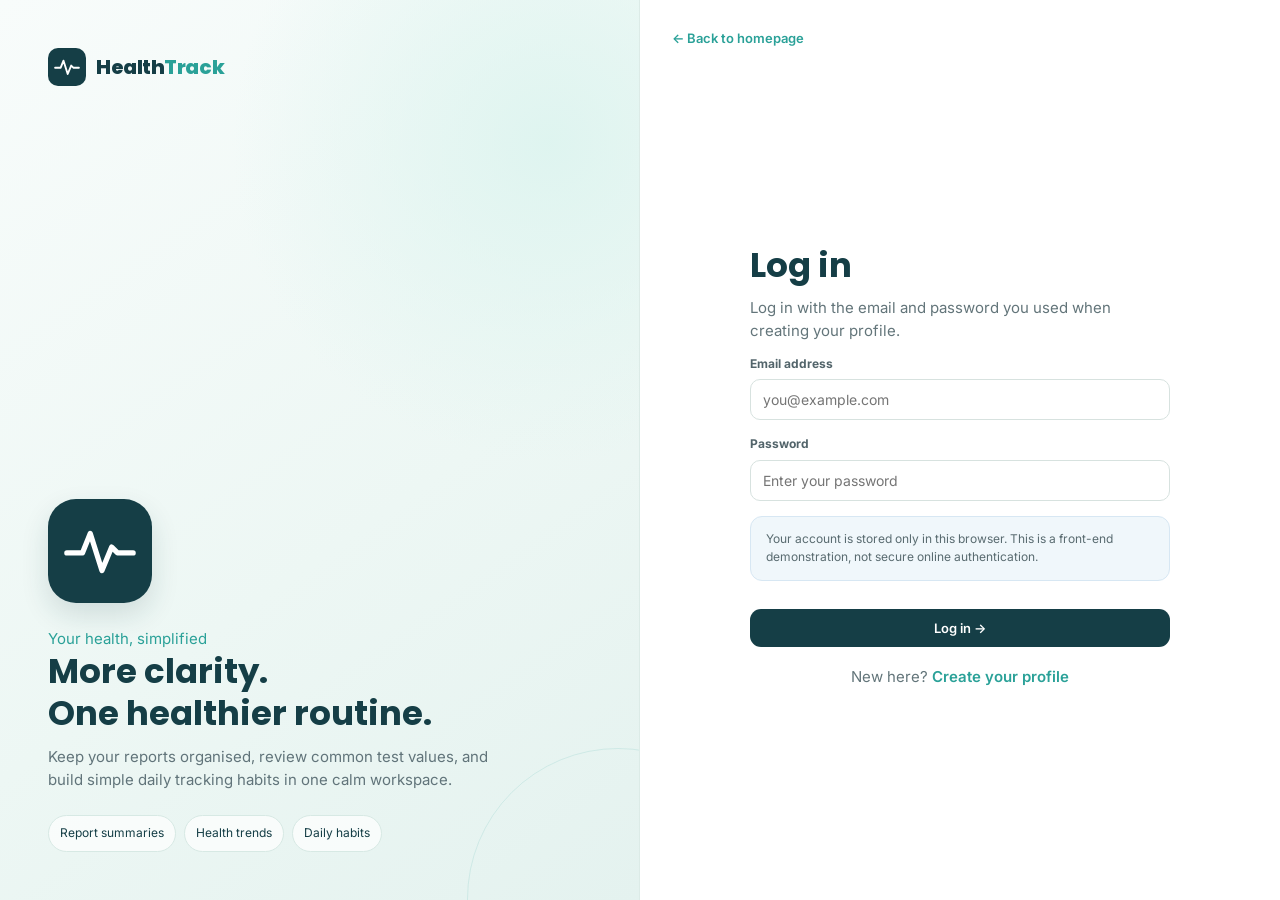
<file: summary.html>
<!DOCTYPE html>
<html lang="en">
 <head>
  <meta charset="utf-8"/>
  <meta content="width=device-width, initial-scale=1" name="viewport"/>
  <title>
   Report Summary | HealthTrack
  </title>
  <link rel="stylesheet" href="summary.css"/>
  <link rel="stylesheet" href="common.css"/>
 </head>
 <body data-page="summary">
  <header class="topbar" id="topbar">
  </header>
  <div class="app-layout">
   <aside class="sidebar" id="sidebar">
   </aside>
   <main class="main">
    <div class="page-heading">
     <div>
      <h1>
       Report summary
      </h1>
      <p>
       Review the result values and the ranges supplied with the report.
      </p>
     </div>
     <a class="btn secondary" href="records.html">
      My Health
     </a>
    </div>
    <div id="summary-content">
     <div class="empty">
      Loading report&hellip;
     </div>
    </div>
    <div class="notice info" style="margin-top:16px">
     A result outside a reference range does not automatically mean a disease is present, and a result inside a range does not guarantee that everything is healthy. Ask a qualified healthcare professional about concerns.
    </div>
   </main>
  </div>
  <script src="common.js"></script>
  <script src="summary.js"></script>
 </body>
</html>
</file>
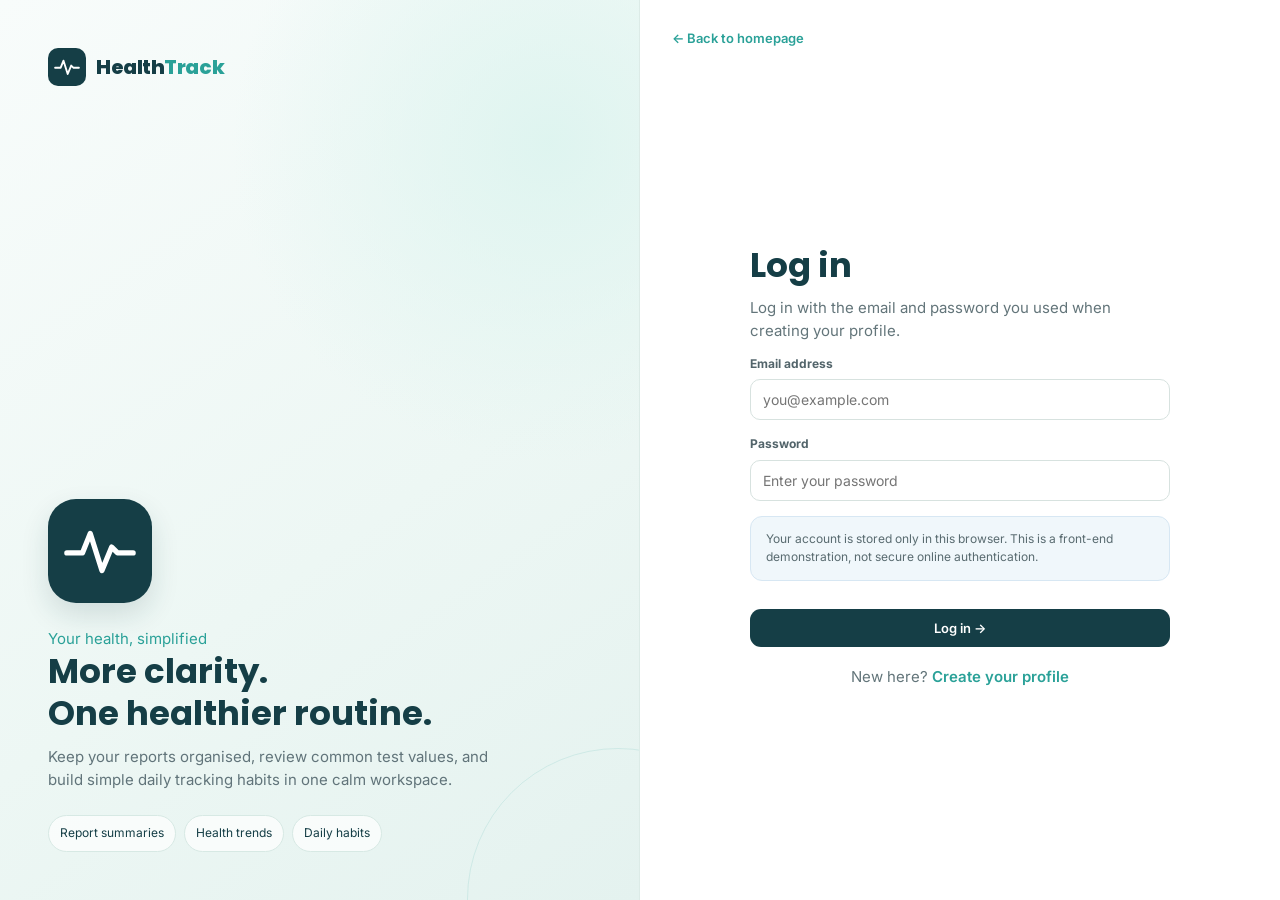
<file: water.html>
<!DOCTYPE html>
<html lang="en">
 <head>
  <meta charset="utf-8"/>
  <meta content="width=device-width, initial-scale=1" name="viewport"/>
  <title>
   Water Tracker | HealthTrack
  </title>
  <link rel="stylesheet" href="water.css"/>
  <link rel="stylesheet" href="common.css"/>
 </head>
 <body data-page="water">
  <header class="topbar" id="topbar">
  </header>
  <div class="app-layout">
   <aside class="sidebar" id="sidebar">
   </aside>
   <main class="main">
    <div class="page-heading">
     <div>
      <h1>
       Water Tracker
      </h1>
      <p>
       Log your water intake and keep track of your daily hydration goal.
      </p>
     </div>
    </div>
    <div class="grid cols-2">
     <section class="card tracker-primary">
      <div class="row">
       <div>
        <div class="stat-label">
         TODAY
        </div>
        <h2 style="margin-top:5px">
         Water Tracker
        </h2>
       </div>
       <span class="stat-icon">
        <svg aria-hidden="true" class="ui-icon" fill="none" stroke="currentColor" stroke-width="1.8" viewBox="0 0 24 24">
         <path d="M12 2.5S5 10 5 14.5a7 7 0 0 0 14 0C19 10 12 2.5 12 2.5Z">
         </path>
        </svg>
       </span>
      </div>
      <div class="stat-number">
       <span id="water-today">
        0
       </span>
       <small>
        ml
       </small>
      </div>
      <div aria-label="Daily water goal progress" aria-valuemax="100" aria-valuemin="0" aria-valuenow="0" class="progress" role="progressbar">
       <span id="water-bar">
       </span>
      </div>
      <p class="tracker-progress-text" id="water-progress-text">
       0% of your daily goal
      </p>
      <p class="sub" id="water-goal-label">
       Set your daily goal to get started.
      </p>
      <form class="tracker-entry-form" id="water-form" style="margin-top:16px">
       <div class="field">
        <label for="water-amount">
         Add water (ml)
        </label>
        <input id="water-amount" min="1" placeholder="e.g. 250" required="" step="1" type="number"/>
       </div>
       <button type="submit">
        ＋ Add water
       </button>
      </form>
      <div aria-label="Quick add water" class="quick-add-row">
       <button class="btn secondary small" data-amount="150" data-quick-add="water" type="button">
        +150 ml
       </button>
       <button class="btn secondary small" data-amount="250" data-quick-add="water" type="button">
        +250 ml
       </button>
       <button class="btn secondary small" data-amount="500" data-quick-add="water" type="button">
        +500 ml
       </button>
      </div>
      <h3 style="margin-top:22px">
       Today's log
      </h3>
      <div class="stack" id="water-history" style="margin-top:10px">
       <div class="empty">
        Nothing logged today yet.
       </div>
      </div>
     </section>
     <section class="card">
      <h2>
       Daily goal
      </h2>
      <p class="muted">
       Choose a target that suits you. You can change it at any time.
      </p>
      <form class="stack" id="water-goal-form">
       <div class="field">
        <label for="water-goal">
         Water goal (ml/day)
        </label>
        <input id="water-goal" min="1" placeholder="e.g. 2000" required="" step="1" type="number"/>
       </div>
       <button type="submit">
        Save goal
       </button>
      </form>
      <div aria-live="polite" class="notice hidden" id="water-message" role="status" style="margin-top:12px">
      </div>
      <div class="tracker-tip">
       Your entries are saved in this browser. They are not synced across devices.
      </div>
     </section>
    </div>
    <section class="card" style="margin-top:18px">
     <h2>
      Recent daily history
     </h2>
     <p class="muted">
      Past totals appear here as you log entries on different dates.
     </p>
     <div class="stack" id="water-history-days">
      <div class="empty">
       History will appear after you log entries.
      </div>
     </div>
    </section>
   </main>
  </div>
  <script src="common.js"></script>
  <script src="water.js"></script>
 </body>
</html>
</file>
<file: index.css>
/* Styles specific to the index page. */
.feature-grid {
    display:grid;
    grid-template-columns:repeat(4,minmax(0,1fr));
    gap:16px
}.feature-card {
    background:#fff;
    border:1px solid var(--line);
    border-radius:18px;
    padding:22px;
    text-decoration:none;
    color:var(--ink);
    box-shadow:var(--shadow);
    transition:transform .15s
}.feature-card:hover {
    transform:translateY(-3px);
    border-color:#B6DCD6
}.feature-icon {
    width:46px;
    height:46px;
    background:var(--mint);
    color:var(--deep);
    border-radius:14px;
    display:grid;
    place-items:center;
    font-size:22px;
    margin-bottom:18px
}.feature-card h3 {
    margin-bottom:8px
}.feature-card p {
    font-size:13px;
    color:var(--slate);
    margin:0
}.hero {
    padding:70px 0 58px;
    background:radial-gradient(circle at 80% 15%,#DDF4EF 0,transparent 35%),linear-gradient(135deg,#F6F9F8,#fff)
}.hero-grid {
    display:grid;
    grid-template-columns:1.15fr .85fr;
    gap:42px;
    align-items:center
}.eyebrow {
    font-size:11px;
    text-transform:uppercase;
    letter-spacing:1.6px;
    font-weight:800;
    color:var(--teal);
    margin-bottom:14px
}.hero h1 {
    font-size:clamp(36px,5vw,58px);
    letter-spacing:-1.5px;
    margin-bottom:18px
}.hero p {
    font-size:17px;
    color:var(--slate);
    max-width:570px
}.hero-actions {
    display:flex;
    gap:12px;
    flex-wrap:wrap;
    margin-top:25px
}.hero-visual {
    background:#fff;
    border:1px solid var(--line);
    border-radius:24px;
    padding:24px;
    box-shadow:0 24px 60px rgba(21,62,70,.10)
}.mock-line {
    height:9px;
    border-radius:9px;
    background:#EAF0EE;
    margin:10px 0
}.mock-line.short {
    width:45%
}.mock-line.mid {
    width:72%
}.mock-result {
    display:flex;
    align-items:center;
    justify-content:space-between;
    padding:14px;
    background:#F7FAF9;
    border-radius:13px;
    margin-top:12px
}.section {
    padding:58px 0
}.section-heading {
    text-align:center;
    max-width:640px;
    margin:0 auto 28px
}.section-heading p {
    color:var(--slate)
}.footer {
    padding:26px 0;
    border-top:1px solid var(--line);
    font-size:12px;
    color:var(--slate)
}.footer-note {
    text-align:center;
    color:#98A5A8;
    font-size:11px;
    padding:24px
}.feature-card {
    cursor:default;
    transform:none!important
}.feature-card:hover {
    transform:none!important;
    border-color:var(--line);
    box-shadow:var(--shadow)
}.feature-card .feature-icon {
    font-size:0
}.feature-card:nth-child(1) .feature-icon:before {
    content:"▤";
    font-size:22px
}.feature-card:nth-child(2) .feature-icon:before {
    content:"⌁";
    font-size:25px
}.feature-card:nth-child(3) .feature-icon:before {
    content:"♧";
    font-size:23px
}.feature-card:nth-child(4) .feature-icon:before {
    content:"▦";
    font-size:22px
}.footer-inner {
    display:flex;
    align-items:center;
    justify-content:space-between;
    gap:14px;
    flex-wrap:wrap
}.footer {
    padding:22px 0
}.feature-icon {
    display:grid;
    place-items:center
}.footer-inner {
    display:flex;
    align-items:center;
    justify-content:space-between;
    gap:16px
}.footer-inner>span {
    font-size:12px
}.feature-card .feature-icon:before {
    content:none!important;
    display:none!important
}.feature-icon .ui-icon {
    width:24px;
    height:24px
}.feature-grid > .feature-card {
    display: flex;
    flex-direction: column;
}.feature-grid > .feature-card p {
    flex: 1 0 auto;
}.auth-side .eyebrow {
    color:var(--teal)
}.hero-visual {
    border-color:#DCEAE6;
    box-shadow:0 20px 50px rgba(21,62,70,.08);
    padding:26px;
    background:linear-gradient(160deg,#fff 0%,#FBFEFD 100%)
}.hero-visual>.row {
    padding-bottom:15px;
    border-bottom:1px solid #EAF1EF;
    margin-bottom:15px
}.hero-visual .mock-line {
    display:none
}.hero-visual .mock-result {
    background:#F5FAF8;
    border:1px solid #E8F1EE;
    padding:15px 16px;
    margin-top:10px;
    min-height:72px
}.hero-visual .mock-result strong {
    font-size:13px;
    color:var(--deep)
}.hero-visual .mock-result .stat-icon {
    width:36px;
    height:36px;
    border-radius:11px
}.hero-visual .pill.good {
    font-size:10px
}.feature-grid .feature-card {
    min-height:190px
}.hero-visual {
  padding: 28px; border-radius: 24px; background: linear-gradient(145deg,#FFFFFF 0%,#F6FBF9 100%);
  border: 1px solid #DCEAE6; box-shadow: 0 18px 46px rgba(21,62,70,.09);
}.hero-visual > .row { align-items: center; padding: 0 0 19px; margin: 0 0 18px; border-bottom: 1px solid #E6EFEC; }.hero-visual > .row h2 { font-size: 23px; margin: 5px 0 0; }.hero-visual > .row .stat-icon { width: 48px; height: 48px; border-radius: 15px; }.hero-visual .mock-line { display: none; }.hero-visual .mock-result {
  display: grid; grid-template-columns: 42px minmax(0,1fr) auto; align-items: center; gap: 13px;
  margin: 0 0 11px; min-height: 76px; padding: 14px 16px; border-radius: 15px;
  border: 1px solid #E5EFEB; background: rgba(255,255,255,.9);
}.hero-visual .mock-result:last-child { margin-bottom: 0; }.hero-visual .mock-result > div:first-child { grid-column: 2; grid-row: 1; }.hero-visual .mock-result > .stat-icon,
.hero-visual .mock-result > .pill { grid-column: 3; grid-row: 1; }.hero-visual .mock-result > .stat-icon { width: 40px; height: 40px; border-radius: 12px; }.hero-visual .mock-result strong { color: var(--deep); font-size: 14px; }.hero-visual .mock-result .muted { font-size: 12px !important; margin-top: 3px; }.hero-visual .mock-result .pill.good { padding: 7px 10px; background: #E8F5EF; color: #28634F; }.hero-visual.overview-preview{padding:28px;border:1px solid #DCEAE6;border-radius:24px;background:linear-gradient(145deg,#FFFFFF 0%,#F5FAF8 100%);box-shadow:0 18px 46px rgba(21,62,70,.08)}.overview-heading .eyebrow{margin:0 0 8px;color:#397C6B}
</file>
<file: common.css>
/* Shared HealthTrack styles and responsive rules. */
@import url("https://fonts.googleapis.com/css2?family=Inter:wght@400;500;600;700&family=Poppins:wght@500;600;700;800&display=swap");
:root {
    --deep:#153E46;
    --teal:#2AA198;
    --mint:#DDF4EF;
    --warm:#F6F9F8;
    --white:#fff;
    --ink:#24343A;
    --slate:#72818A;
    --line:#E1E9E7;
    --blue:#4779A8;
    --green:#247A57;
    --amber:#A96B12;
    --red:#B44343;
    --shadow:0 10px 28px rgba(21,62,70,.06);
    --radius:18px
}
* {
    box-sizing:border-box
}
html {
    scroll-behavior:smooth
}
body {
    margin:0;
    background:var(--warm);
    color:var(--ink);
    font:15px/1.55 Inter,Arial,sans-serif
}
h1,h2,h3,h4 {
    font-family:Poppins,Inter,sans-serif;
    color:var(--deep);
    line-height:1.25;
    margin:0 0 10px
}
h1 {
    font-size:clamp(26px,3vw,34px)
}
h2 {
    font-size:20px
}
h3 {
    font-size:16px
}
p {
    margin:0 0 12px
}
.muted,.sub {
    color:var(--slate)
}
small {
    font-size:12px
}
.container {
    width:min(1160px,calc(100% - 36px));
    margin:auto
}
.topbar {
    height:76px;
    background:#fff;
    border-bottom:1px solid var(--line);
    display:flex;
    align-items:center;
    padding:0 26px;
    position:sticky;
    top:0;
    z-index:20
}
.topbar-inner {
    display:flex;
    align-items:center;
    justify-content:space-between;
    width:100%;
    gap:16px
}
.brand {
    display:inline-flex;
    align-items:center;
    gap:10px;
    text-decoration:none;
    color:var(--deep);
    font:700 20px Poppins,sans-serif
}
.brand-mark {
    height:38px;
    width:38px;
    border-radius:12px;
    background:var(--deep);
    color:white;
    display:grid;
    place-items:center;
    font:700 16px Poppins,sans-serif
}
.top-actions {
    display:flex;
    align-items:center;
    gap:12px
}
.avatar {
    width:36px;
    height:36px;
    border-radius:50%;
    background:var(--mint);
    color:var(--deep);
    display:grid;
    place-items:center;
    font-weight:700;
    overflow:hidden;
    object-fit:cover;
    border:1px solid var(--line)
}
.icon-btn {
    position:relative;
    width:40px;
    height:40px;
    border:1px solid var(--line);
    border-radius:12px;
    background:white;
    color:var(--deep);
    display:grid;
    place-items:center;
    cursor:pointer;
    font-size:19px
}
.dot {
    position:absolute;
    right:7px;
    top:6px;
    width:7px;
    height:7px;
    background:#D65B5B;
    border-radius:50%;
    border:1px solid white
}
.app-layout {
    display:grid;
    grid-template-columns:240px minmax(0,1fr);
    min-height:calc(100vh - 76px)
}
.sidebar {
    padding:24px 14px;
    background:#fff;
    border-right:1px solid var(--line);
    display:flex;
    flex-direction:column;
    gap:6px
}
.nav-label {
    font-size:10px;
    letter-spacing:1.4px;
    color:#94A1A5;
    font-weight:700;
    padding:14px 12px 5px
}
.nav-link {
    display:flex;
    align-items:center;
    gap:12px;
    padding:11px 12px;
    border-radius:12px;
    text-decoration:none;
    color:#53646A;
    font-weight:600;
    font-size:13px
}
.nav-link:hover,.nav-link.active {
    background:var(--mint);
    color:var(--deep)
}
.nav-icon {
    width:20px;
    text-align:center;
    font-size:17px
}
.main {
    min-width:0;
    padding:30px clamp(18px,3vw,38px) 42px;
    max-width:1500px;
    width:100%;
    margin:0 auto
}
.page-heading {
    display:flex;
    align-items:flex-start;
    justify-content:space-between;
    gap:16px;
    margin-bottom:24px
}
.page-heading p {
    color:var(--slate);
    margin:0
}
.card {
    background:white;
    border:1px solid var(--line);
    border-radius:var(--radius);
    padding:22px;
    box-shadow:var(--shadow);
    min-width:0
}
.card + .card {
    margin-top:16px
}
.grid {
    display:grid;
    gap:16px
}
.cols-2 {
    grid-template-columns:repeat(2,minmax(0,1fr))
}
.cols-3 {
    grid-template-columns:repeat(3,minmax(0,1fr))
}
.cols-4 {
    grid-template-columns:repeat(4,minmax(0,1fr))
}
.stat-card {
    padding:20px
}
.stat-top {
    display:flex;
    align-items:center;
    justify-content:space-between;
    margin-bottom:16px
}
.stat-icon {
    width:42px;
    height:42px;
    border-radius:13px;
    background:var(--mint);
    color:var(--deep);
    display:grid;
    place-items:center;
    font-size:19px
}
.stat-label {
    font-size:13px;
    color:var(--slate);
    font-weight:600
}
.stat-number {
    font:700 29px Poppins,sans-serif;
    color:var(--deep);
    margin:4px 0
}
.progress {
    height:8px;
    background:#E9F0EE;
    border-radius:99px;
    overflow:hidden;
    margin:12px 0
}
.progress span {
    display:block;
    height:100%;
    width:0;
    background:var(--teal);
    border-radius:99px;
    transition:width .25s
}
.btn,button {
    border:0;
    border-radius:11px;
    background:var(--deep);
    color:#fff;
    padding:11px 16px;
    font:600 13px Inter,sans-serif;
    cursor:pointer;
    text-decoration:none;
    display:inline-flex;
    align-items:center;
    justify-content:center;
    gap:8px;
    transition:transform .15s,background .15s
}
.btn:hover,button:hover {
    background:#205761;
    transform:translateY(-1px)
}
.btn.secondary,button.secondary {
    background:#fff;
    color:var(--deep);
    border:1px solid var(--line)
}
.btn.ghost,button.ghost {
    background:transparent;
    color:var(--deep);
    border:1px solid transparent
}
.btn.small,button.small {
    padding:8px 11px;
    font-size:12px
}
.btn.teal,button.teal {
    background:var(--teal);
    color:#fff
}
.btn.danger,button.danger {
    background:#FFF1F1;
    color:var(--red);
    border:1px solid #F1D1D1
}
.row {
    display:flex;
    align-items:center;
    justify-content:space-between;
    gap:12px
}
.row.wrap {
    flex-wrap:wrap
}
.stack {
    display:flex;
    flex-direction:column;
    gap:12px
}
.field {
    display:flex;
    flex-direction:column;
    gap:6px;
    min-width:0
}
.field label {
    font-size:12px;
    font-weight:700;
    color:#52646A
}
.field input,.field select,.field textarea,input,select,textarea {
    font:14px Inter,sans-serif;
    color:var(--ink)
}
.field input,.field select,.field textarea,.input {
    width:100%;
    border:1px solid #D7E2DF;
    background:white;
    border-radius:10px;
    padding:11px 12px;
    outline:none;
    min-width:0
}
.field input:focus,.field select:focus,.field textarea:focus {
    border-color:var(--teal);
    box-shadow:0 0 0 3px rgba(42,161,152,.12)
}
.field textarea {
    resize:vertical;
    min-height:90px
}
.form-grid {
    display:grid;
    grid-template-columns:repeat(2,minmax(0,1fr));
    gap:16px
}
.form-actions {
    display:flex;
    gap:10px;
    flex-wrap:wrap;
    margin-top:22px
}
.notice {
    padding:13px 15px;
    border-radius:12px;
    background:#F0F5F4;
    border:1px solid var(--line);
    font-size:12px;
    color:#596B70
}
.notice.info {
    background:#F0F7FB;
    border-color:#D7E7F3
}
.notice.warn {
    background:#FFF8E9;
    border-color:#F1E2BD
}
.notice.success {
    background:#EDF8F2;
    border-color:#D0EADD;
    color:var(--green)
}
.notice.error {
    background:#FFF1F1;
    border-color:#F2D1D1;
    color:var(--red)
}
.empty {
    padding:28px 14px;
    text-align:center;
    color:var(--slate);
    border:1px dashed #CBD8D5;
    border-radius:14px;
    background:#FBFDFC;
    font-size:13px
}
.pill {
    display:inline-flex;
    align-items:center;
    gap:5px;
    border-radius:999px;
    padding:5px 9px;
    font-size:11px;
    font-weight:700;
    white-space:nowrap
}
.pill.good {
    color:var(--green);
    background:#E8F6EE
}
.pill.low,.pill.high {
    color:var(--amber);
    background:#FFF4DB
}
.pill.unknown {
    color:#617078;
    background:#EEF2F3
}
.pill.bad {
    color:var(--red);
    background:#FFF0F0
}
.table-wrap {
    overflow:auto
}
table {
    border-collapse:collapse;
    width:100%;
    font-size:13px
}
th,td {
    text-align:left;
    padding:12px 10px;
    border-bottom:1px solid #EDF1F0;
    vertical-align:middle
}
th {
    font-size:11px;
    letter-spacing:.3px;
    color:var(--slate);
    font-weight:700
}
tr:last-child td {
    border-bottom:0
}
.quick-link {
    display:flex;
    align-items:center;
    justify-content:space-between;
    gap:12px;
    padding:14px;
    border:1px solid var(--line);
    border-radius:13px;
    text-decoration:none;
    color:var(--ink)
}
.quick-link:hover {
    border-color:#A8D8D0;
    background:#FBFEFD
}
.quick-link strong {
    display:block;
    color:var(--deep);
    font-size:13px
}
.quick-link small {
    color:var(--slate)
}
































.notification-wrap {
    position:relative
}
.notification-panel {
    position:absolute;
    right:0;
    top:50px;
    width:min(360px,calc(100vw - 32px));
    background:#fff;
    border:1px solid var(--line);
    border-radius:16px;
    box-shadow:0 18px 45px rgba(21,62,70,.15);
    padding:14px;
    z-index:50
}
.notification-item {
    padding:12px 6px;
    border-bottom:1px solid #EDF1F0;
    font-size:12px
}
.notification-item:last-child {
    border-bottom:0
}
.notification-item strong {
    display:block;
    color:var(--deep);
    font-size:13px
}
.notification-item small {
    color:var(--slate)
}
.hidden {
    display:none!important
}








.mobile-menu {
    display:none
}




.check-row {
    display:flex;
    align-items:flex-start;
    gap:8px;
    font-size:12px;
    color:var(--slate)
}
.check-row input {
    margin-top:4px
}
@media(max-width:1000px) {
    .cols-4,.feature-grid {
        grid-template-columns:repeat(2,minmax(0,1fr))
    }
    .app-layout {
        grid-template-columns:210px minmax(0,1fr)
    }
    .hero-grid {
        gap:24px
    }
    .parameter-row {
        grid-template-columns:repeat(3,minmax(0,1fr))
    }
    .parameter-row .remove-param {
        align-self:end
    }
}
@media(max-width:720px) {
    .topbar {
        height:66px;
        padding:0 14px
    }
    .brand {
        font-size:17px
    }
    .topbar .sub {
        display:none
    }
    .app-layout {
        display:block
    }
    .sidebar {
        display:none;
        border-right:0;
        border-bottom:1px solid var(--line);
        padding:10px 14px
    }
    .sidebar.open {
        display:flex
    }
    .main {
        padding:24px 15px 32px
    }
    .mobile-menu {
        display:grid
    }
    .cols-2,.cols-3,.cols-4,.feature-grid,.hero-grid,.form-grid {
        grid-template-columns:1fr
    }
    .hero {
        padding:48px 0 36px
    }
    .hero-visual {
        margin-top:6px
    }
    .section {
        padding:42px 0
    }
    .page-heading {
        flex-direction:column
    }
    .card {
        padding:17px
    }
    .parameter-row {
        grid-template-columns:repeat(2,minmax(0,1fr))
    }
    .auth-wrap {
        grid-template-columns:1fr
    }
    .auth-side {
        display:none
    }
    .auth-main {
        padding:24px
    }
    .hero h1 {
        font-size:39px
    }
    .top-actions {
        gap:7px
    }
    .container {
        width:min(100% - 28px,1160px)
    }
}
/* Final HealthTrack refinement */
:root {
    --deep:#153E46;
    --teal:#2AA198;
    --mint:#DDF4EF;
    --warm:#F6F9F8;
    --slate:#63757A
}
.brand-mark {
    width:38px;
    height:38px;
    display:inline-grid;
    place-items:center;
    border-radius:12px;
    background:var(--deep);
    color:#DDF4EF;
    flex:none
}
.brand-mark svg {
    width:27px;
    height:27px
}
.brand {
    display:inline-flex;
    align-items:center;
    gap:10px;
    font-weight:800;
    color:var(--deep);
    text-decoration:none;
    letter-spacing:-.3px
}














/* Desktop sidebar remains fixed;
page content scrolls independently */
@media(min-width:721px) {
    .app-layout {
        display:block;
        min-height:calc(100vh - 74px)
    }
    .sidebar {
        position:fixed;
        left:0;
        top:74px;
        bottom:0;
        width:246px;
        overflow-y:auto;
        border-right:1px solid var(--line);
        background:#fff;
        z-index:30;
        transition:width .2s;
        padding:18px 14px
    }
    .main {
        margin-left:246px;
        width:calc(100% - 246px);
        max-width:none;
        transition:margin-left .2s,width .2s
    }
    .app-layout.sidebar-collapsed .sidebar {
        width:76px
    }
    .app-layout.sidebar-collapsed .main {
        margin-left:76px;
        width:calc(100% - 76px)
    }
    .sidebar .nav-link {
        white-space:nowrap
    }
    .sidebar .nav-link .nav-label-text {
        display:inline
    }
    .app-layout.sidebar-collapsed .sidebar .nav-link {
        justify-content:center;
        padding:12px 8px;
        font-size:0;
        gap:0
    }
    .app-layout.sidebar-collapsed .sidebar .nav-icon {
        width:24px;
        font-size:18px
    }
    .app-layout.sidebar-collapsed .sidebar .nav-label {
        font-size:0;
        padding:8px
    }
    .sidebar-toggle {
        display:grid!important
    }
}
.sidebar-toggle {
    display:grid!important
}
.sidebar .nav-icon {
    display:inline-grid;
    place-items:center;
    width:22px;
    font-size:17px;
    flex:none
}
.nav-link {
    min-height:42px
}
.topbar-inner {
    max-width:none!important;
    padding-left:20px!important;
    padding-right:24px!important
}
.topbar .mobile-menu {
    display:none!important
}
.topbar .brand {
    margin-left:0
}
.topbar .sub {
    display:none
}







@media(max-width:720px) {
    .sidebar {
        position:fixed;
        left:0;
        top:66px;
        bottom:0;
        width:min(285px,85vw);
        height:calc(100vh - 66px);
        z-index:90;
        overflow-y:auto;
        background:#fff;
        box-shadow:15px 0 35px rgba(21,62,70,.14);
        display:none
    }
    .sidebar.open {
        display:flex
    }
    .sidebar .nav-link {
        white-space:normal
    }
    .main {
        margin-left:0!important;
        width:100%!important
    }
    .auth-heartbeat-mark {
        width:84px;
        height:84px;
        border-radius:23px
    }
    .footer-inner {
        align-items:flex-start;
        flex-direction:column
    }
}
@media(max-width:720px) {
    .sidebar-toggle {
        display:none!important
    }
    .mobile-menu,.topbar .mobile-menu {
        display:grid!important
    }
}
/* Final consistency and accessibility pass */
.ui-icon {
    width:20px;
    height:20px;
    display:inline-block;
    vertical-align:middle;
    flex:none
}
.nav-icon .ui-icon {
    width:19px;
    height:19px
}
.stat-icon .ui-icon,.feature-icon .ui-icon {
    width:23px;
    height:23px
}

.sidebar-toggle {
    display:grid!important
}
.mobile-menu {
    display:none!important
}
.app-layout .grid {
    align-items:stretch
}
.app-layout .grid>.card,.app-layout .grid>section {
    min-width:0
}
.app-layout .grid.cols-2>.card,.app-layout .grid.cols-2>section {
    height:100%
}
a {
    color:var(--teal)
}
a:hover {
    color:var(--deep)
}
a:focus-visible,button:focus-visible,input:focus-visible,select:focus-visible,textarea:focus-visible {
    outline:3px solid rgba(42,161,152,.35);
    outline-offset:2px
}


.main ul,.main ol {
    padding-left:1.35rem;
    color:var(--slate)
}
.main li {
    padding-left:.15rem;
    margin:.3rem 0
}
.main li::marker {
    color:var(--teal)
}





.sidebar {
    overscroll-behavior:contain
}
.sidebar .nav-label {
    overflow:hidden;
    white-space:nowrap
}
.sidebar .nav-icon {
    color:inherit
}
.nav-link.active {
    box-shadow:inset 3px 0 0 var(--teal)
}
.quick-link:focus-visible {
    outline:3px solid rgba(42,161,152,.35);
    outline-offset:2px
}
@media(min-width:721px) {
    .mobile-menu {
        display:none!important
    }
    .sidebar-toggle {
        display:grid!important
    }
    .app-layout.sidebar-collapsed .sidebar .nav-label-text,.app-layout.sidebar-collapsed .sidebar>.nav-label {
        display:none
    }
    .app-layout.sidebar-collapsed .sidebar .nav-link .ui-icon {
        width:20px
    }
    .app-layout.sidebar-collapsed .sidebar .nav-link {
        justify-content:center
    }
    .app-layout.sidebar-collapsed .sidebar .nav-icon {
        margin:0
    }
}
@media(max-width:720px) {
    .mobile-menu,.topbar .mobile-menu {
        display:grid!important
    }
    .sidebar-toggle {
        display:none!important
    }
    .sidebar.open {
        display:flex
    }
    .app-layout:before {
        content:"";
        display:none;
        position:fixed;
        inset:66px 0 0;
        background:rgba(16,37,41,.35);
        z-index:80
    }
    .app-layout:has(.sidebar.open):before {
        display:block
    }
    .sidebar {
        z-index:90
    }
    .app-layout .grid.cols-2>.card,.app-layout .grid.cols-2>section {
        height:auto
    }
}
/* One responsive navigation toggle: collapse on desktop, slide out on mobile. */
.nav-menu-toggle {
    display:grid!important;
    flex:none;
    transform: translateY(-0.5px);
}
@media(min-width:721px) {
    .nav-menu-toggle {
        display:grid!important
    }
    .sidebar {
        position:fixed;
        left:0;
        top:74px;
        bottom:0;
        overflow-y:auto
    }
    .main {
        min-width:0
    }
    .app-layout.sidebar-collapsed .sidebar .nav-label-text,.app-layout.sidebar-collapsed .sidebar>.nav-label {
        display:none
    }
    .app-layout.sidebar-collapsed .sidebar .nav-link {
        justify-content:center;
        padding-inline:8px
    }
    .app-layout.sidebar-collapsed .sidebar .nav-icon {
        width:24px
    }
}
@media(max-width:720px) {
    .nav-menu-toggle {
        display:grid!important
    }
    .sidebar {
        position:fixed;
        left:0;
        top:66px;
        bottom:0;
        width:min(285px,85vw);
        height:calc(100vh - 66px);
        z-index:90;
        overflow-y:auto;
        display:none;
        background:#fff;
        box-shadow:15px 0 35px rgba(21,62,70,.14)
    }
    .sidebar.open {
        display:flex
    }
    .app-layout:before {
        content:"";
        display:none;
        position:fixed;
        inset:66px 0 0;
        background:rgba(16,37,41,.35);
        z-index:80
    }
    .app-layout:has(.sidebar.open):before {
        display:block
    }
}
/* Keep all ordinary links and lists on-brand without hiding useful markers. */
a {
    color:var(--teal)
}
a:hover {
    color:var(--deep)
}
a:focus-visible,button:focus-visible,input:focus-visible,select:focus-visible,textarea:focus-visible {
    outline:3px solid rgba(42,161,152,.35);
    outline-offset:2px
}


.main ul,.main ol {
    padding-left:1.35rem;
    color:var(--slate)
}
.main li {
    margin:.3rem 0
}
.main li::marker {
    color:var(--teal)
}

/* Use the same deep-teal rounded-square heartbeat mark on the auth panels. */

/* Final brand consistency: same deep-teal rounded-square heartbeat mark on every page. */
.brand-mark {
    background:#153E46!important;
    color:#fff!important;
    border-radius:10px!important;
    box-shadow:none!important;
    overflow:hidden
}
.brand-mark svg {
    display:block;
    width:28px;
    height:28px
}
.brand-word {
    display:inline-flex;
    gap:0;
    align-items:baseline;
    color:#153E46;
    font-weight:800;
    letter-spacing:-.45px
}
.brand-word>span {
    color:#2AA198
}


.brand-mark-large {
    width:104px!important;
    height:104px!important;
    border-radius:28px!important;
    display:grid!important;
    place-items:center
}
.brand-mark-large svg {
    width:78px!important;
    height:78px!important
}


.brand:focus-visible {
    text-decoration:none;
    outline:3px solid rgba(42,161,152,.45);
    outline-offset:4px;
    border-radius:8px
}

/* Equal-height card layout: every card in a grid shares the row height.
Content remains natural;
cards align to the tallest card in their row. */
.grid, .feature-grid {
    align-items: stretch;
}
.grid > .card, .grid > section.card, .feature-grid > .feature-card, .feature-grid > .card {
    min-width: 0;
    height: 100%;
    align-self: stretch;
}
.grid > .card, .grid > section.card {
    display: flex;
    flex-direction: column;
}


/* Cards intentionally stacked below a grid are not forced to match grid cards. */
@media (max-width: 720px) {
    .grid > .card, .grid > section.card, .feature-grid > .feature-card {
        height: auto;
    }
}
/* HealthTrack final polish */
/* A lighter, welcoming auth panel that still uses the selected teal/mint identity. */













/* Homepage overview card: clearer hierarchy and calmer report rows. */








/* Consistent card alignment without forcing inner content to stretch unnaturally. */
.grid {
    align-items:stretch
}
.grid>.card,.grid>section.card {
    min-width:0;
    align-self:stretch
}
.grid.cols-2>.card,.grid.cols-2>section.card {
    height:100%
}
.grid>.card h2,.grid>section.card h2 {
    line-height:1.3
}
.tracker-entry-form {
    display:grid;
    grid-template-columns:minmax(0,1fr) auto;
    align-items:end;
    gap:12px
}
.tracker-entry-form button {
    min-height:43px;
    white-space:nowrap
}
.quick-add-row {
    display:flex;
    gap:8px;
    flex-wrap:wrap;
    margin-top:10px
}
.quick-add-row .btn {
    min-height:34px
}


#photo-initials {
    text-decoration:none!important;
    border-bottom:0!important;
    box-shadow:none!important;
    line-height:1
}
#photo-initials:hover,#photo-initials:focus {
    text-decoration:none!important
}
a:has(>#photo-initials) {
    text-decoration:none!important;
    border:0!important
}
.nav-icon .ui-icon {
    width:19px;
    height:19px
}
.stat-icon .ui-icon {
    width:23px;
    height:23px
}
@media(max-width:720px) {
    .auth-side {
        display:flex;
        padding:28px 24px;
        gap:26px
    }
    .auth-wrap {
        grid-template-columns:1fr
    }
    .auth-side small {
        display:none
    }
    .auth-side .auth-brand-visual {
        max-width:100%
    }
    .auth-side .auth-heartbeat-mark {
        margin-bottom:15px!important
    }
    .auth-side .brand-mark-large {
        width:72px!important;
        height:72px!important;
        border-radius:20px!important
    }
    .auth-side .brand-mark-large svg {
        width:54px!important;
        height:54px!important
    }
    .auth-side h1 {
        font-size:27px
    }
    .auth-side .auth-visual-pills {
        margin-top:14px
    }
    .auth-main {
        padding:30px 22px
    }
    .grid.cols-2>.card,.grid.cols-2>section.card {
        height:auto
    }
    .tracker-entry-form {
        grid-template-columns:1fr
    }
    .tracker-entry-form button {
        width:100%
    }
}
/* Final alignment and interaction fixes */
/* The generic adjacent-card margin is only for vertically stacked cards, never grid siblings. */
.grid > .card + .card,
.grid > section.card + section.card,
.feature-grid > .feature-card + .feature-card,
.feature-grid > .card + .card {
    margin-top: 0 !important;
}
.grid, .feature-grid {
    align-items: stretch;
}
.grid > .card, .grid > section.card,
.feature-grid > .feature-card, .feature-grid > .card {
    align-self: stretch;
    min-width: 0;
}
.grid > .card, .grid > section.card {
    height: 100%;
}
@media (max-width: 720px) {
    .grid > .card, .grid > section.card,
    .feature-grid > .feature-card, .feature-grid > .card {
        height: auto;
    }
}
/* Avatar initials must never inherit link underlines from the profile link. */
#topbar .top-actions > a,
#topbar .top-actions > a:hover,
#topbar .top-actions > a:focus,
#topbar .top-actions > a .avatar,
#photo-initials {
    text-decoration: none !important;
}
#topbar .top-actions > a {
    display: inline-flex;
    border: 0;
    box-shadow: none;
}
#topbar .avatar, #photo-initials {
    text-decoration-line: none !important;
    border-bottom: 0 !important;
}
/* A polished native upload control that retains the browser's selected filename. */
#photo-file {
  width: 100%; min-width: 0; padding: 9px 10px; border: 1px solid #D7E2DF;
  border-radius: 12px; background: #FBFDFC; color: #53646A; font: 13px Inter, Arial, sans-serif;
}
#photo-file::file-selector-button {
  border: 0; border-radius: 9px; padding: 9px 13px; margin: 0 12px 0 0;
  background: #153E46; color: #fff; font: 600 12px Inter, Arial, sans-serif;
  cursor: pointer; transition: background .15s ease;
}
#photo-file::file-selector-button:hover { background: #205761; }
#photo-file:focus-visible { outline: 3px solid rgba(42,161,152,.28); outline-offset: 2px; }

/* Give the homepage overview a visibly clearer, more deliberate card structure. */













@media (max-width: 520px) {
  .hero-visual { padding: 20px; }
  .hero-visual .mock-result { grid-template-columns: 36px minmax(0,1fr); gap: 10px; }
  .hero-visual .mock-result > .stat-icon,
  .hero-visual .mock-result > .pill { grid-column: 1; grid-row: 1; }
  .hero-visual .mock-result > div:first-child { grid-column: 2; }
}


/* Homepage Health Overview: compact, airy dashboard preview. */

.overview-heading{display:flex;align-items:center;justify-content:space-between;gap:18px;padding-bottom:22px;border-bottom:1px solid #E5EFEB}

.overview-heading h2{margin:0;color:var(--deep);font-size:clamp(19px,2.2vw,25px);line-height:1.2;letter-spacing:-.5px}
.overview-heading p{margin:8px 0 0;color:var(--slate);font-size:13px;line-height:1.5}
.overview-main-icon{width:50px;height:50px;flex:0 0 50px;display:grid;place-items:center;border-radius:16px;background:#DDF1E8;color:#205E51}
.overview-main-icon .ui-icon{width:25px;height:25px}
.overview-list{display:grid;gap:10px;padding-top:18px}
.overview-item{display:flex;align-items:center;gap:14px;min-width:0;padding:14px 15px;border:1px solid #E6EFEB;border-radius:15px;background:rgba(255,255,255,.82);transition:transform .18s ease,border-color .18s ease,box-shadow .18s ease}
.overview-item:hover{transform:translateY(-2px);border-color:#C9DED6;box-shadow:0 8px 20px rgba(21,62,70,.05)}
.overview-item-icon{width:42px;height:42px;flex:0 0 42px;display:grid;place-items:center;border-radius:13px;background:#E5F2EB;color:#246B59}
.overview-item-icon .ui-icon{width:21px;height:21px}
.overview-item-copy{display:grid;gap:4px;min-width:0;flex:1}
.overview-item-copy strong{color:var(--deep);font-size:14px;line-height:1.3}
.overview-item-copy small{color:var(--slate);font-size:12px;line-height:1.45;white-space:normal}
.overview-arrow{color:#6C9488;font-size:19px;line-height:1;flex:0 0 auto}
@media(max-width:520px){.hero-visual.overview-preview{padding:20px}.overview-heading{gap:12px}.overview-main-icon{width:44px;height:44px;flex-basis:44px}.overview-item{padding:12px;gap:11px}.overview-item-icon{width:38px;height:38px;flex-basis:38px}}


/* Consistent, restrained hover lift for homepage feature and process cards. */
@media (hover: hover) and (pointer: fine) {
  #features .feature-grid > .feature-card {
    transition: transform .2s ease, box-shadow .2s ease, border-color .2s ease;
    will-change: transform;
  }
  #features .feature-grid > .feature-card:hover {
    transform: translateY(-4px) !important;
    border-color: #B6DCD6;
    box-shadow: 0 12px 26px rgba(21, 62, 70, .10);
  }
  .how-it-works .process-grid > .process-card {
    transition: transform .2s ease, box-shadow .2s ease, border-color .2s ease;
    will-change: transform;
  }
  .how-it-works .process-grid > .process-card:hover {
    transform: translateY(-4px);
    border-color: #B6DCD6;
    box-shadow: 0 12px 26px rgba(21, 62, 70, .10);
  }
}
@media (prefers-reduced-motion: reduce) {
  #features .feature-grid > .feature-card,
  .how-it-works .process-grid > .process-card {
    transition: none !important;
    transform: none !important;
    will-change: auto;
  }
}


/* Water and step tracker refinement */








.tracker-entry-form{display:grid;grid-template-columns:minmax(0,1fr) auto;align-items:end;gap:10px}
.tracker-entry-form button{min-height:43px;white-space:nowrap}
.tracker-log-row,.tracker-day-row{display:flex;align-items:center;justify-content:space-between;gap:12px;padding:11px 13px;border:1px solid #E7EFEC;background:#FBFDFC;border-radius:12px}
.tracker-log-row>span{display:flex;flex-direction:column;gap:2px}.tracker-log-row small{font-size:11px;color:var(--slate)}
.tracker-day-row strong{font-size:13px;color:var(--deep)}.tracker-day-row span{font-size:13px;font-weight:700;color:var(--teal)}
.quick-add-row{display:flex;gap:8px;flex-wrap:wrap;margin-top:10px}.quick-add-row .btn{min-height:36px;border-radius:10px}

@media(max-width:720px){.tracker-entry-form{grid-template-columns:1fr}.tracker-entry-form button{width:100%}.tracker-primary{padding:20px}}
.nav-menu-toggle {
    display: flex !important;
    align-items: center !important;
    justify-content: center !important;
    padding: 0 !important;
    line-height: 0 !important;
}

.nav-menu-toggle svg {
    display: block;
    position: relative;
    top: -3px;
    margin: 0;
}
/* Add Report - Custom File Upload */
.file-upload-box {
    background: #eff8f5;
    border: 1.5px dashed #a8cfc2;
    border-radius: 12px;
    padding: 20px;
    display: flex;
    align-items: center;
    gap: 14px;
    flex-wrap: wrap;
}
.file-upload-button {
    background: #145b52;
    color: #ffffff !important;
    padding: 11px 20px;
    border-radius: 8px;
    cursor: pointer;
    font-weight: 600;
    transition: background 0.2s ease, transform 0.2s ease;
}
.file-upload-button span {
    color: #ffffff !important;
}
.file-upload-button:hover {
    background: #0e4942;
    transform: translateY(-1px);
}

.file-upload-box input[type="file"] {
    display: none;
}

#fileName {
    color: #64748b;
    font-size: 14px;
}
/* Improved Add Report upload section */

.file-upload-box {
    background: #f3faf7;
    border: 1.5px dashed #a8cfc2;
    border-bottom: none;
    border-radius: 12px 12px 0 0;
    padding: 18px 22px;
    display: flex;
    align-items: center;
    gap: 16px;
    flex-wrap: wrap;
}

.file-upload-button {
    background: #145b52;
    color: #ffffff !important;
    padding: 12px 22px;
    border-radius: 9px;
    cursor: pointer;
    font-size: 14px;
    font-weight: 600;
    transition: all 0.2s ease;
}

.file-upload-button:hover {
    background: #0e4942;
    transform: translateY(-2px);
    box-shadow: 0 4px 10px rgba(20, 91, 82, 0.15);
}

.file-upload-button span {
    color: #ffffff !important;
}

#fileName {
    color: #526b65;
    font-size: 14px;
}

#drop-zone {
    background: #f3faf7 !important;
    border: 1.5px dashed #a8cfc2 !important;
    border-top: 1px dashed #c8ded6 !important;
    border-radius: 0 0 12px 12px !important;
    padding: 14px !important;
    margin-top: 0 !important;
    color: #526b65;
    font-size: 13px;
}

#drop-zone strong {
    display: none;
}

.file-upload-box input[type="file"] {
    display: none;
}
/* Compact tracker activity log and progress labels */
.tracker-progress-text{font-size:11px;color:var(--slate);text-align:right;margin:-5px 0 8px;font-weight:600}
.tracker-log-row{display:flex;align-items:center;gap:11px;padding:10px 12px;border:0;border-bottom:1px solid #E8EFEC;border-radius:0;background:transparent}
.tracker-log-row:last-child{border-bottom:0}
.tracker-log-icon{width:30px;height:30px;flex:none;border-radius:10px;background:#EAF5F0;display:grid;place-items:center;font-size:15px}
.tracker-log-detail{display:flex;flex:1;min-width:0;flex-direction:column;gap:1px}
.tracker-log-detail strong{font-size:13px;color:var(--deep)}
.tracker-log-detail small{font-size:11px;color:var(--slate)}
.tracker-remove{width:28px;height:28px;padding:0;border:1px solid #E5ECE9;border-radius:9px;background:#fff;color:#71817D;font-size:18px;line-height:1}
.tracker-remove:hover{background:#FFF1F1;color:#B64A4A;border-color:#F1D1D1}
.report-disclaimer{margin:13px 2px 0;text-align:center;color:#849196;font-size:11px}


/* Authentication page back link */

.auth-back-link{position:absolute;top:28px;left:32px;color:var(--teal);font-size:13px;font-weight:600;text-decoration:none}
.auth-back-link:hover{color:var(--deep);text-decoration:underline}
@media(max-width:720px){.auth-main{padding:76px 22px 28px}.auth-back-link{top:24px;left:22px}}
html {
    overscroll-behavior-y: none;
}

body {
    overscroll-behavior-y: none;
}
</file>
<file: bmi.css>
/* Styles specific to the bmi page. */
.bmi-result {
    background:linear-gradient(135deg,#E9F7F3,#F7FBFA);
    border:1px solid #CFE9E2;
    border-radius:18px;
    padding:22px;
    text-align:center
}.bmi-value {
    font:700 44px Poppins,sans-serif;
    color:var(--deep)
}.bmi-cta {
    display:inline-flex;
    align-items:center;
    gap:7px;
    margin-top:5px;
    padding:9px 12px!important;
    background:var(--deep)!important;
    color:white!important;
    text-decoration:none!important;
    border-radius:10px
}.bmi-cta svg {
    width:16px;
    height:16px;
    fill:none;
    stroke:currentColor;
    stroke-width:1.7;
    stroke-linecap:round;
    stroke-linejoin:round
}
</file>
<file: daily-tracking.css>
/* Styles specific to the daily-tracking page. */
.range-track {
    position:relative;
    height:10px;
    border-radius:99px;
    background:#E9EFED;
    margin:12px 0
}.range-fill {
    position:absolute;
    inset:0 auto 0 0;
    background:var(--teal);
    border-radius:99px
}.status-text {
    font-size:12px;
    color:var(--slate)
}.tracker-tip {
    margin-top:24px;
    padding:13px;
    background:#F4F8F7;
    border-radius:12px;
    color:var(--slate);
    font-size:12px
}.tracker-primary .stat-number {
    margin-top:22px
}.tracker-primary .progress {
    margin-top:14px
}.tracker-primary .stack .row {
    min-height:40px;
    padding:7px 10px;
    background:#F8FBFA;
    border:1px solid #EAF0EE;
    border-radius:10px
}.tracker-primary .stack .row button {
    flex:none
}.tracker-primary{background:linear-gradient(155deg,#FFFFFF 0%,#F7FBF9 100%);border-color:#DCEAE5}.tracker-primary>.row .stat-icon{width:48px;height:48px;border-radius:15px;background:#E2F2EB;color:#15594C;display:grid;place-items:center}.tracker-primary .stat-icon .ui-icon{width:27px;height:27px;stroke-width:1.8}.tracker-primary .stat-number{font-size:clamp(34px,4vw,46px);font-weight:750;letter-spacing:-1.5px;color:var(--deep);line-height:1.1}.tracker-primary .stat-number small{font-size:15px;font-weight:600;letter-spacing:0;color:var(--slate)}.tracker-primary .progress{height:11px;border-radius:99px;background:#E8F0ED;overflow:hidden}.tracker-primary .progress>span{display:block;height:100%;border-radius:inherit;background:linear-gradient(90deg,#2AA198,#74C7A5);transition:width .25s ease}.tracker-primary .sub{margin-top:9px;color:var(--slate);font-size:13px}.tracker-tip{margin-top:24px;padding:13px 14px;border-radius:12px;background:#F1F7F4;border:1px solid #E0ECE6;color:var(--slate);font-size:12px;line-height:1.55}
</file>
<file: dashboard.css>
/* Styles specific to the dashboard page. */
.bmi-cta {
    display:inline-flex;
    align-items:center;
    gap:7px;
    margin-top:5px;
    padding:9px 12px!important;
    background:var(--deep)!important;
    color:white!important;
    text-decoration:none!important;
    border-radius:10px
}.bmi-cta svg {
    width:16px;
    height:16px;
    fill:none;
    stroke:currentColor;
    stroke-width:1.7;
    stroke-linecap:round;
    stroke-linejoin:round
}.view-all-link {
    display:inline-flex;
    gap:7px;
    align-items:center;
    color:var(--teal);
    font-size:12px;
    font-weight:700;
    text-decoration:none
}.view-all-link:hover {
    text-decoration:none;
    color:var(--deep)
}
</file>
<file: login.css>
/* Styles specific to the login page. */
.auth-wrap {
    min-height:100vh;
    display:grid;
    grid-template-columns:1fr 1fr;
    background:white
}.auth-side {
    background:var(--deep);
    color:white;
    padding:48px;
    display:flex;
    flex-direction:column;
    justify-content:space-between
}.auth-side h1,.auth-side h2 {
    color:white
}.auth-side p {
    color:#D4E4E3
}.auth-main {
    display:grid;
    place-items:center;
    padding:32px
}.auth-form {
    width:min(420px,100%)
}.auth-form .field {
    margin-bottom:15px
}.auth-brand-visual {
    max-width:520px
}.auth-heartbeat-mark {
    width:104px;
    height:104px;
    border-radius:28px;
    background:var(--teal);
    color:#fff;
    display:grid;
    place-items:center;
    margin:0 0 28px;
    box-shadow:0 18px 40px rgba(0,0,0,.14)
}.auth-heartbeat-mark svg {
    width:78px;
    height:78px
}.auth-visual-pills {
    display:flex;
    gap:8px;
    flex-wrap:wrap;
    margin-top:24px
}.auth-visual-pills span {
    border:1px solid rgba(221,244,239,.28);
    background:rgba(221,244,239,.09);
    border-radius:999px;
    padding:8px 11px;
    font-size:12px;
    color:#E7F7F3
}.auth-form a:not(.btn) {
    color:var(--teal);
    font-weight:600;
    text-decoration:none
}.auth-form a:not(.btn):hover {
    text-decoration:underline
}.auth-brand-visual {
    max-width:520px
}.auth-heartbeat-mark {
    width:100px;
    height:100px;
    display:grid;
    place-items:center;
    border-radius:28px;
    background:#DDF4EF;
    color:#153E46;
    margin-bottom:22px;
    box-shadow:inset 0 0 0 1px rgba(255,255,255,.35)
}.auth-heartbeat-mark svg {
    width:78px;
    height:78px
}.auth-form a:not(.btn) {
    color:var(--teal);
    font-weight:600;
    text-decoration:none
}.auth-form a:not(.btn):hover {
    text-decoration:underline
}.auth-heartbeat-mark {
    background:var(--deep)!important;
    color:var(--mint)!important;
    box-shadow:none!important
}.auth-side>.brand {
    align-self:flex-start
}.auth-heartbeat-mark {
    width:auto!important;
    height:auto!important;
    display:flex!important;
    align-items:center;
    justify-content:flex-start;
    background:transparent!important;
    box-shadow:none!important;
    border-radius:0!important;
    margin:0 0 26px!important
}.auth-side .brand-word {
    color:#fff
}.auth-side .brand-word>span {
    color:#DDF4EF
}.auth-side {
    background:radial-gradient(circle at 86% 16%,rgba(221,244,239,.92) 0,rgba(221,244,239,0) 34%),
    linear-gradient(145deg,#F8FCFB 0%,#EDF7F4 58%,#E4F2EF 100%);
    color:var(--ink);
    border-right:1px solid #DCEBE7;
    position:relative;
    overflow:hidden;
}.auth-side:after {
    content:"";
    position:absolute;
    width:300px;
    height:300px;
    border:1px solid rgba(42,161,152,.13);
    border-radius:50%;
    right:-130px;
    bottom:-150px;
    pointer-events:none
}.auth-side h1,.auth-side h2 {
    color:var(--deep)
}.auth-side p {
    color:#61747A;
    max-width:470px
}.auth-side small {
    color:#7C8D91
}.auth-side .brand-word {
    color:var(--deep)!important
}.auth-side .brand-word>span {
    color:var(--teal)!important
}.auth-side .auth-visual-pills span {
    background:rgba(255,255,255,.72);
    border:1px solid #D7E9E4;
    color:var(--deep)
}.auth-side .eyebrow {
    color:var(--teal)
}.auth-heartbeat-mark {
    margin-bottom:24px!important
}.auth-heartbeat-mark .brand-mark-large {
    background:var(--deep)!important;
    color:#fff!important;
    box-shadow:0 12px 28px rgba(21,62,70,.14)!important
}.auth-main {
    background:#fff
}.auth-form {
    max-width:430px
}.auth-main{position:relative;padding-top:76px}
</file>
<file: profile.css>
/* Styles specific to the profile page. */
.photo-preview {
    width:86px;
    height:86px;
    object-fit:cover;
    border-radius:50%;
    border:2px solid var(--line);
    background:var(--mint)
}
</file>
<file: records.css>
/* Styles specific to the records page. */
.chart-wrap {
    position:relative;
    min-height:250px
}.chart-wrap svg {
    width:100%;
    height:auto;
    display:block;
    overflow:visible
}.chart-point {
    cursor:pointer
}.tooltip {
    font-size:12px;
    color:var(--slate);
    margin-top:8px
}
</file>
<file: signup.css>
/* Styles specific to the signup page. */
.auth-wrap {
    min-height:100vh;
    display:grid;
    grid-template-columns:1fr 1fr;
    background:white
}.auth-side {
    background:var(--deep);
    color:white;
    padding:48px;
    display:flex;
    flex-direction:column;
    justify-content:space-between
}.auth-side h1,.auth-side h2 {
    color:white
}.auth-side p {
    color:#D4E4E3
}.auth-main {
    display:grid;
    place-items:center;
    padding:32px
}.auth-form {
    width:min(420px,100%)
}.auth-form .field {
    margin-bottom:15px
}.auth-brand-visual {
    max-width:520px
}.auth-heartbeat-mark {
    width:104px;
    height:104px;
    border-radius:28px;
    background:var(--teal);
    color:#fff;
    display:grid;
    place-items:center;
    margin:0 0 28px;
    box-shadow:0 18px 40px rgba(0,0,0,.14)
}.auth-heartbeat-mark svg {
    width:78px;
    height:78px
}.auth-visual-pills {
    display:flex;
    gap:8px;
    flex-wrap:wrap;
    margin-top:24px
}.auth-visual-pills span {
    border:1px solid rgba(221,244,239,.28);
    background:rgba(221,244,239,.09);
    border-radius:999px;
    padding:8px 11px;
    font-size:12px;
    color:#E7F7F3
}.auth-form a:not(.btn) {
    color:var(--teal);
    font-weight:600;
    text-decoration:none
}.auth-form a:not(.btn):hover {
    text-decoration:underline
}.auth-brand-visual {
    max-width:520px
}.auth-heartbeat-mark {
    width:100px;
    height:100px;
    display:grid;
    place-items:center;
    border-radius:28px;
    background:#DDF4EF;
    color:#153E46;
    margin-bottom:22px;
    box-shadow:inset 0 0 0 1px rgba(255,255,255,.35)
}.auth-heartbeat-mark svg {
    width:78px;
    height:78px
}.auth-form a:not(.btn) {
    color:var(--teal);
    font-weight:600;
    text-decoration:none
}.auth-form a:not(.btn):hover {
    text-decoration:underline
}.auth-heartbeat-mark {
    background:var(--deep)!important;
    color:var(--mint)!important;
    box-shadow:none!important
}.auth-side>.brand {
    align-self:flex-start
}.auth-heartbeat-mark {
    width:auto!important;
    height:auto!important;
    display:flex!important;
    align-items:center;
    justify-content:flex-start;
    background:transparent!important;
    box-shadow:none!important;
    border-radius:0!important;
    margin:0 0 26px!important
}.auth-side .brand-word {
    color:#fff
}.auth-side .brand-word>span {
    color:#DDF4EF
}.auth-side {
    background:radial-gradient(circle at 86% 16%,rgba(221,244,239,.92) 0,rgba(221,244,239,0) 34%),
    linear-gradient(145deg,#F8FCFB 0%,#EDF7F4 58%,#E4F2EF 100%);
    color:var(--ink);
    border-right:1px solid #DCEBE7;
    position:relative;
    overflow:hidden;
}.auth-side:after {
    content:"";
    position:absolute;
    width:300px;
    height:300px;
    border:1px solid rgba(42,161,152,.13);
    border-radius:50%;
    right:-130px;
    bottom:-150px;
    pointer-events:none
}.auth-side h1,.auth-side h2 {
    color:var(--deep)
}.auth-side p {
    color:#61747A;
    max-width:470px
}.auth-side small {
    color:#7C8D91
}.auth-side .brand-word {
    color:var(--deep)!important
}.auth-side .brand-word>span {
    color:var(--teal)!important
}.auth-side .auth-visual-pills span {
    background:rgba(255,255,255,.72);
    border:1px solid #D7E9E4;
    color:var(--deep)
}.auth-side .eyebrow {
    color:var(--teal)
}.auth-heartbeat-mark {
    margin-bottom:24px!important
}.auth-heartbeat-mark .brand-mark-large {
    background:var(--deep)!important;
    color:#fff!important;
    box-shadow:0 12px 28px rgba(21,62,70,.14)!important
}.auth-main {
    background:#fff
}.auth-form {
    max-width:430px
}.auth-main{position:relative;padding-top:76px}
</file>
<file: steps.css>
/* Styles specific to the steps page. */
.range-track {
    position:relative;
    height:10px;
    border-radius:99px;
    background:#E9EFED;
    margin:12px 0
}.range-fill {
    position:absolute;
    inset:0 auto 0 0;
    background:var(--teal);
    border-radius:99px
}.status-text {
    font-size:12px;
    color:var(--slate)
}.tracker-tip {
    margin-top:24px;
    padding:13px;
    background:#F4F8F7;
    border-radius:12px;
    color:var(--slate);
    font-size:12px
}.tracker-primary .stat-number {
    margin-top:22px
}.tracker-primary .progress {
    margin-top:14px
}.tracker-primary .stack .row {
    min-height:40px;
    padding:7px 10px;
    background:#F8FBFA;
    border:1px solid #EAF0EE;
    border-radius:10px
}.tracker-primary .stack .row button {
    flex:none
}.tracker-primary{background:linear-gradient(155deg,#FFFFFF 0%,#F7FBF9 100%);border-color:#DCEAE5}.tracker-primary>.row .stat-icon{width:48px;height:48px;border-radius:15px;background:#E2F2EB;color:#15594C;display:grid;place-items:center}.tracker-primary .stat-icon .ui-icon{width:27px;height:27px;stroke-width:1.8}.tracker-primary .stat-number{font-size:clamp(34px,4vw,46px);font-weight:750;letter-spacing:-1.5px;color:var(--deep);line-height:1.1}.tracker-primary .stat-number small{font-size:15px;font-weight:600;letter-spacing:0;color:var(--slate)}.tracker-primary .progress{height:11px;border-radius:99px;background:#E8F0ED;overflow:hidden}.tracker-primary .progress>span{display:block;height:100%;border-radius:inherit;background:linear-gradient(90deg,#2AA198,#74C7A5);transition:width .25s ease}.tracker-primary .sub{margin-top:9px;color:var(--slate);font-size:13px}.tracker-tip{margin-top:24px;padding:13px 14px;border-radius:12px;background:#F1F7F4;border:1px solid #E0ECE6;color:var(--slate);font-size:12px;line-height:1.55}
</file>
<file: summary.css>
/* Styles specific to the summary page. */
.info-pop {
    padding:10px 12px;
    border-radius:10px;
    background:#F4F8F7;
    font-size:12px;
    color:#50636A;
    margin-top:8px
}
</file>
<file: water.css>
/* Styles specific to the water page. */
.range-track {
    position:relative;
    height:10px;
    border-radius:99px;
    background:#E9EFED;
    margin:12px 0
}.range-fill {
    position:absolute;
    inset:0 auto 0 0;
    background:var(--teal);
    border-radius:99px
}.status-text {
    font-size:12px;
    color:var(--slate)
}.tracker-tip {
    margin-top:24px;
    padding:13px;
    background:#F4F8F7;
    border-radius:12px;
    color:var(--slate);
    font-size:12px
}.tracker-primary .stat-number {
    margin-top:22px
}.tracker-primary .progress {
    margin-top:14px
}.tracker-primary .stack .row {
    min-height:40px;
    padding:7px 10px;
    background:#F8FBFA;
    border:1px solid #EAF0EE;
    border-radius:10px
}.tracker-primary .stack .row button {
    flex:none
}.tracker-primary{background:linear-gradient(155deg,#FFFFFF 0%,#F7FBF9 100%);border-color:#DCEAE5}.tracker-primary>.row .stat-icon{width:48px;height:48px;border-radius:15px;background:#E2F2EB;color:#15594C;display:grid;place-items:center}.tracker-primary .stat-icon .ui-icon{width:27px;height:27px;stroke-width:1.8}.tracker-primary .stat-number{font-size:clamp(34px,4vw,46px);font-weight:750;letter-spacing:-1.5px;color:var(--deep);line-height:1.1}.tracker-primary .stat-number small{font-size:15px;font-weight:600;letter-spacing:0;color:var(--slate)}.tracker-primary .progress{height:11px;border-radius:99px;background:#E8F0ED;overflow:hidden}.tracker-primary .progress>span{display:block;height:100%;border-radius:inherit;background:linear-gradient(90deg,#2AA198,#74C7A5);transition:width .25s ease}.tracker-primary .sub{margin-top:9px;color:var(--slate);font-size:13px}.tracker-tip{margin-top:24px;padding:13px 14px;border-radius:12px;background:#F1F7F4;border:1px solid #E0ECE6;color:var(--slate);font-size:12px;line-height:1.55}
</file>
